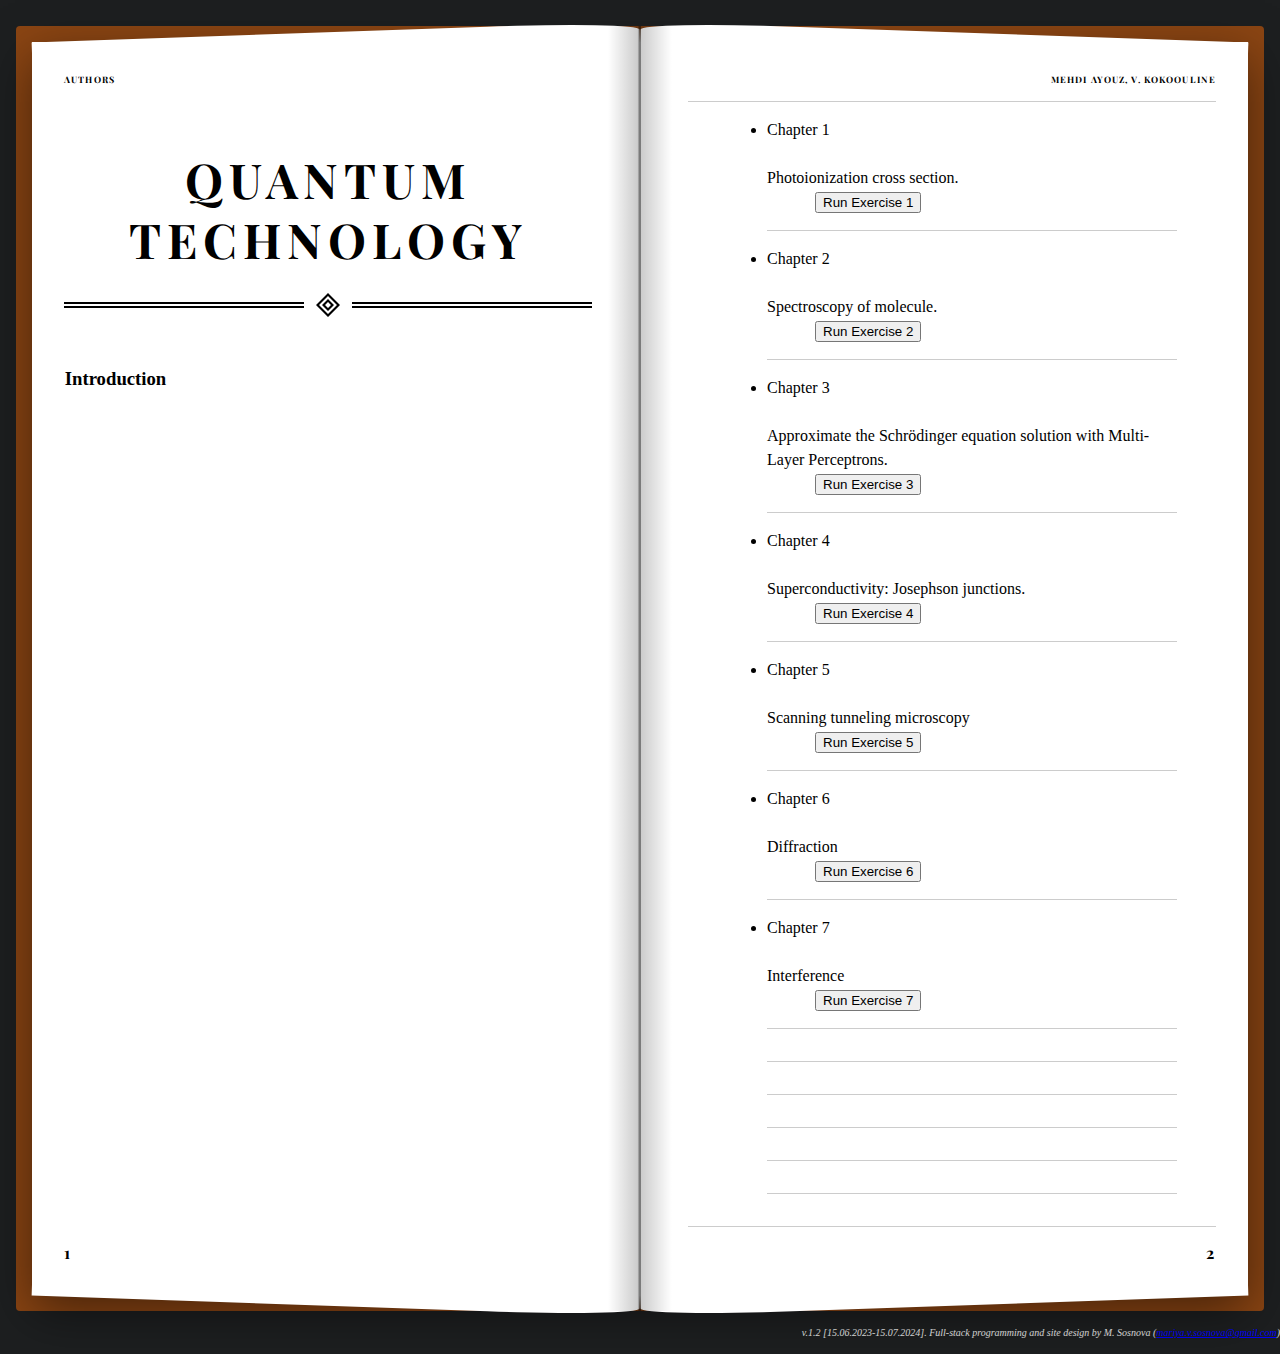
<file: html/index.html>
<!doctype html>
<html>
<head>
	<meta charset="utf-8"/>
	<meta name="description" content="The course 'Quantum technology'">
	<meta name="keywords" content="Quantum technology">


<!-- Add a picture when sharing a link from a website -->
	<meta name="viewport" content="width=device-width, initial-scale=1.0, shrink-to-fit=no">
	<meta property="og:title" content="Quantum technology">
	<meta property="og:description" content="">
	<meta property="og:image" content="quantum-computing.png">
	<meta property="og:url" content="qtechedu.centralesupelec.fr">


	<title>Quantum technology</title>

<!-- Global site tag (gtag.js) - Google Analytics -->
	<!-- <script async src="https://www.googletagmanager.com/gtag/js?id=UA-160626805-1"></script>
	<script>
	window.dataLayer = window.dataLayer || [];
	function gtag(){dataLayer.push(arguments);}
	gtag('js', new Date());

	gtag('config', 'UA-160626805-1');
	</script> -->
	
	<link href="css/book1.css" rel="stylesheet" type="text/css" media="all">
	<link href="css/author.css" rel="stylesheet" type="text/css" media="all">
</head>
<body lang=EN link=blue vlink=purple>	
<!-- <script async src="js/mathjax/MathJax.js?config=TeX-MML-AM_SVG-full"></script>

	<script type="text/x-mathjax-config">
	MathJax.Hub.Config({
		CommonHTML: {scale: 100},
		SVG: { scale: 100},
		matchFontHeight: true,
		showMathMenu: false,
		showMathMenuMSIE: false,
	});
	</script> -->
	
<script src="js/jquery.js"></script>
<script src="js/jquery.blockUI.2.70.js" type="text/javascript"></script>
<!-- <div id="DropdownLanguageMenu" class="dropdown-content">
	<a href="index.html"><img src="img/United-States.png" title="English"/></a>
	<a href="index_FR.html"><img src="img/France.png" title="Française"/></a>
</div> -->
<div id="wrapper">
	<div id="container">
		<section class="open-book">
			<header>
				<a href="../EN/Contacts.html" ><h1>Authors</h1></a>
				<a href="../EN/Contacts.html" ><h6>Mehdi Ayouz, V. Kokoouline</h6></a>
			</header>
			<article>
				<h2 class="chapter-title">Quantum Technology</h2>
				<a href="introduction.html"><h3>Introduction</h3></a>
				<br><dl>
							<!-- <dt><strong>Programs&bull;of&bull;chapters</strong></dt> -->
				<ul>
					<li>
						<dt>Chapter 1</dt><br>Photoionization cross section.<br>
						<p style "{ margin-left: 40px; }">
						<input type="button" id="script1" name="scriptbutton" value="Run Exercise 1" onclick="window.location.href='EN/ex1.html'">
						</p>
					</li>
					<dl>
					<li>
						<dt>Chapter 2 </dt><br>Spectroscopy of molecule.<br>
						<p style "{ margin-left: 40px; }">
						<input type="button" id="script1" name="scriptbutton" value="Run Exercise 2" onclick="window.location.href='EN/ex2.html'">
						</p>
					</li>
					<dl>
					<li>
						<dt>Chapter 3</dt><br>Approximate the Schrödinger equation solution with Multi-Layer Perceptrons.<br>
						<p style "{ margin-left: 40px; }">
						<input type="button" id="script1" name="scriptbutton" value="Run Exercise 3" onclick="window.location.href='EN/ex3.html'">
						</p>

					</li>
					<dl>

					<li>
						<dt>Chapter 4</dt><br>Superconductivity: Josephson junctions.<br>
						<p style "{ margin-left: 40px; }">
						<input type="button" id="script1" name="scriptbutton" value="Run Exercise 4" onclick="window.location.href='EN/ex4.html'">
						</p>
					</li>
					<dl>

					<li>
						<dt>Chapter 5 </dt>	<br>Scanning tunneling microscopy <br>
						<p style "{ margin-left: 40px; }">
						<input type="button" id="script1" name="scriptbutton" value="Run Exercise 5" onclick="window.location.href='EN/ex5.html'">
						</p>
					</li>
					<dl>

					<li>
						<dt>Chapter 6 </dt>	<br>Diffraction <br>
						<p style "{ margin-left: 40px; }">
						<input type="button" id="script1" name="scriptbutton" value="Run Exercise 6" onclick="window.location.href='EN/ex6.html'">
						</p>
					</li>
					<dl>
					<li>
						<dt>Chapter 7 </dt>	<br>Interference <br>
						<p style "{ margin-left: 40px; }">
						<input type="button" id="script1" name="scriptbutton" value="Run Exercise 7" onclick="window.location.href='EN/ex7.html'">
						</p>
					</li>
				</ul>
			</article>
			<footer>
				<ol id="page-numbers">
					<li>1</li>
					<li>2</li>
				</ol>
			</footer>
		</section>

	</div>
	<p class="author"> v.1.2 [15.06.2023-15.07.2024]. Full-stack programming and site design by M. Sosnova (<a href="mailto:mariya.v.sosnova@gmail.com?subject=The%20mail%20to%20M%20Sosnova">mariya.v.sosnova@gmail.com</a>)<p>
</div>
</body>
</html>
</file>
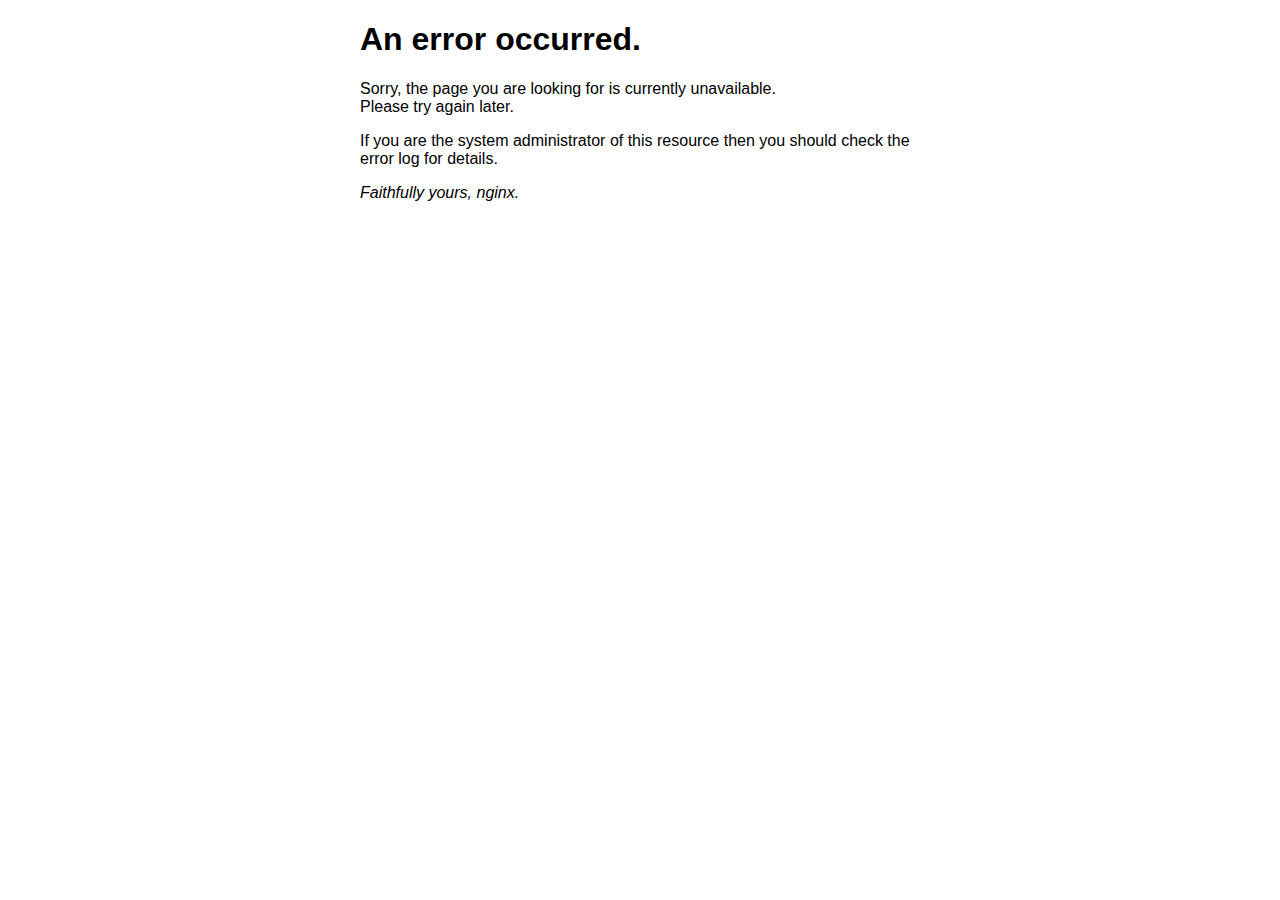
<file: html/50x.html>
<!DOCTYPE html>
<html>
<head>
<title>Error</title>
<style>
    body {
        width: 35em;
        margin: 0 auto;
        font-family: Tahoma, Verdana, Arial, sans-serif;
    }
</style>
</head>
<body>
<h1>An error occurred.</h1>
<p>Sorry, the page you are looking for is currently unavailable.<br/>
Please try again later.</p>
<p>If you are the system administrator of this resource then you should check
the error log for details.</p>
<p><em>Faithfully yours, nginx.</em></p>
</body>
</html>
</file>
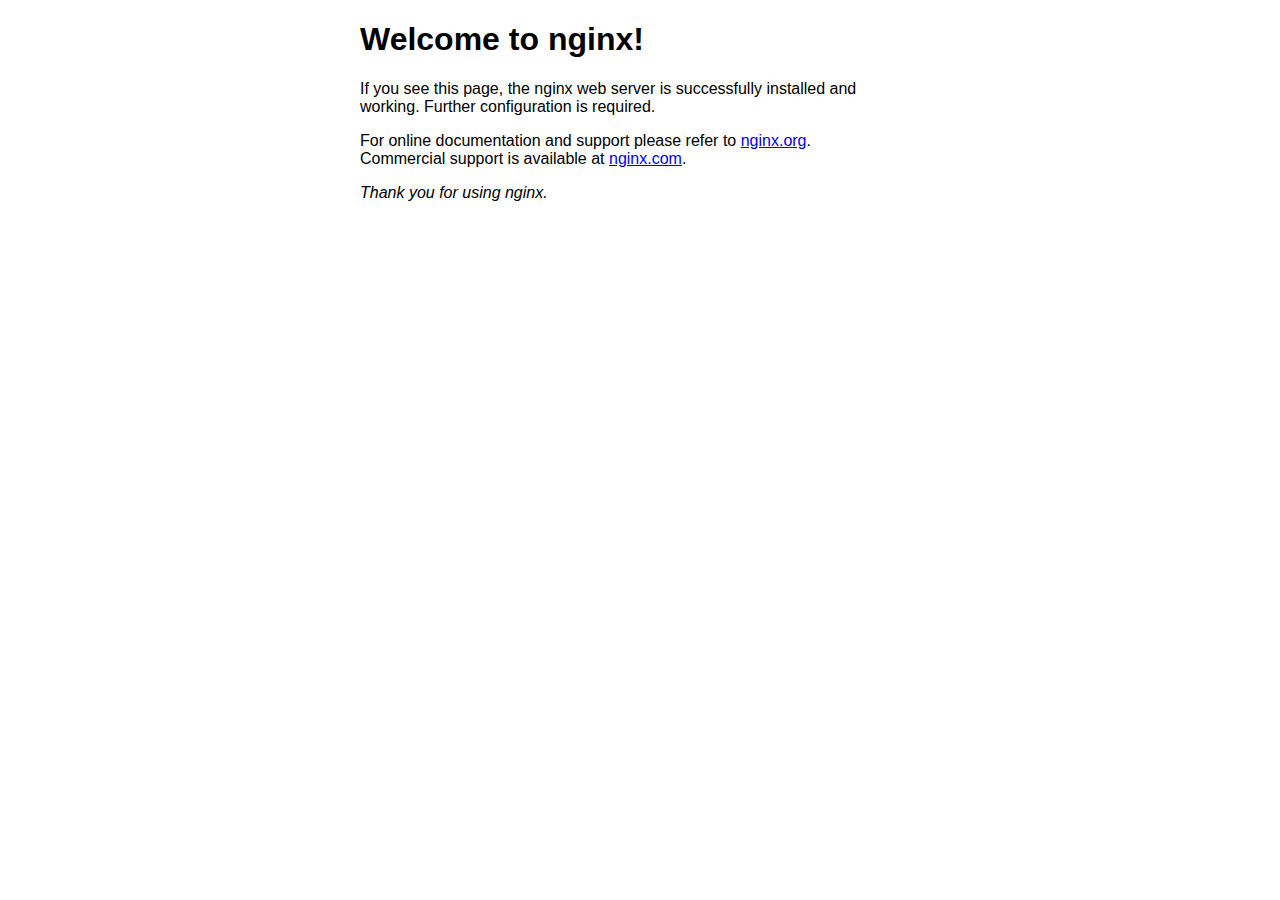
<file: html/index.html.default.html>
<!DOCTYPE html>
<html>
<head>
<title>Welcome to nginx!</title>
<style>
    body {
        width: 35em;
        margin: 0 auto;
        font-family: Tahoma, Verdana, Arial, sans-serif;
    }
</style>
</head>
<body>
<h1>Welcome to nginx!</h1>
<p>If you see this page, the nginx web server is successfully installed and
working. Further configuration is required.</p>

<p>For online documentation and support please refer to
<a href="http://nginx.org/">nginx.org</a>.<br/>
Commercial support is available at
<a href="http://nginx.com/">nginx.com</a>.</p>

<p><em>Thank you for using nginx.</em></p>
</body>
</html>
</file>
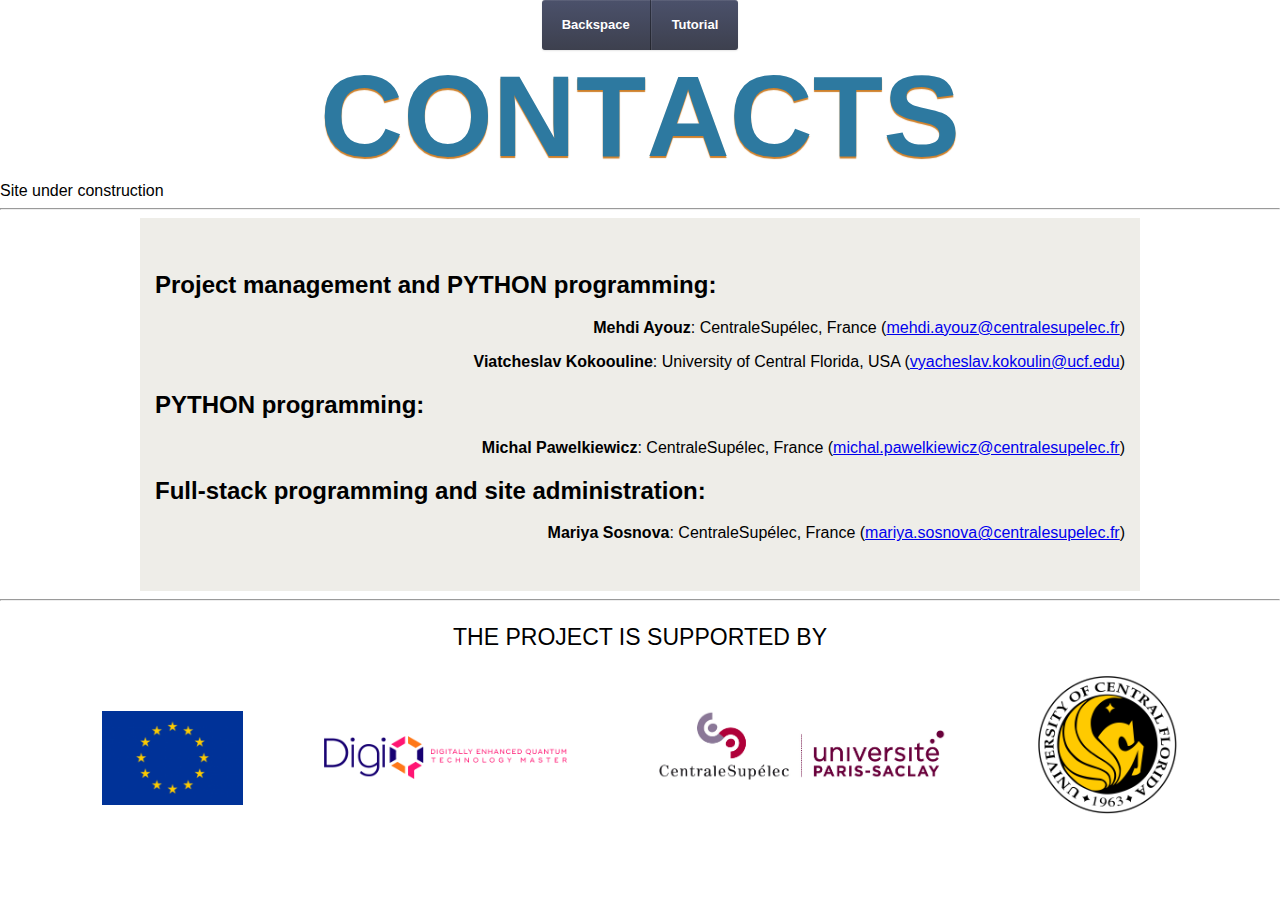
<file: html/EN/Contacts.html>
<!DOCTYPE html>
<html lang="en">
<head>
	<meta charset="utf-8"/>
	<meta name="viewport" content="width=device-width, initial-scale=1, shrink-to-fit=no">
	<meta name="description" content="Contacts">
	<meta name="keywords" content="Contact Inforation">
	<title>Contacts</title>

<!-- Global site tag (gtag.js) - Google Analytics -->
	<script async src="https://www.googletagmanager.com/gtag/js?id=UA-160626805-1"></script>
	<script>
		window.dataLayer = window.dataLayer || [];
		function gtag(){dataLayer.push(arguments);}
		gtag('js', new Date());

		gtag('config', 'UA-160626805-1');
		</script>
		
	<link href="../css/QMexercise.css" rel="stylesheet" type="text/css" media="all">
	<link href="../css/dropmenu.css" rel="stylesheet" type="text/css" media="all">
	<link href="../css/author.css" rel="stylesheet" type="text/css" media="all">
	<link href="../css/slideshow1.css" rel="stylesheet" type="text/css" media="all">
	<link href="../css/qtitle.css" rel="stylesheet" type="text/css" media="all">
	<link href="../css/tooltip.css" rel="stylesheet" type="text/css" media="all">
	

</head>
	
<ul id="menu">
	<li><a href="javascript:goBack()">Backspace</a></li>
	<li>
	<li><a href="../EN/tutorial1.html">Tutorial</a></li>
</ul>
<script>
    function goBack() {
        window.history.back();
    }
</script>


<div class="divtitle">
	<a href="..//index.html" title="Back to content" style="text-decoration:none;">
		<div class="movingtitle">
			<span>C</span>
			<span>O</span>
			<span>N</span>
			<span>T</span>
			<span>A</span>
			<span>C</span>
			<span>T</span>
			<span>S</span>
		</div>
	</a>
</div>
Site under construction
<hr>
<!-- yellow background -->
	<div class="All">
		<br>

			<div>
				<h2 class="chapter-title">Project management and PYTHON programming:</h2>
					<p style="text-align: right;"><b>Mehdi Ayouz</b>: CentraleSupélec, France (<a href="mailto:mehdi.ayouz@centralesupelec.fr?subject=The%20mail%20to%20M%20Ayouz">mehdi.ayouz@centralesupelec.fr</a>)</p>
					<p style="text-align: right;"><b>Viatcheslav Kokoouline</b>: University of Central Florida, USA (<a href="mailto:vyacheslav.kokoulin@ucf.edu?subject=The%20mail%20to%20V%20Kokoouline">vyacheslav.kokoulin@ucf.edu</a>)</p> 
				<h2 class="chapter-title">PYTHON programming:</h2>
					<p style="text-align: right;"><b>Michal Pawelkiewicz</b>: CentraleSupélec, France (<a href="mailto:michal.pawelkiewicz@centralesupelec.fr?subject=The%20mail%20to%20M%Pawelkiewicz">michal.pawelkiewicz@centralesupelec.fr</a>)</p> 

				<h2 class="chapter-title">Full-stack programming and site administration:</h2>
					<p style="text-align: right;"><b>Mariya Sosnova</b>: CentraleSupélec, France (<a href="mailto:mariya.sosnova@centralesupelec.fr?subject=The%20mai%20to%20V.%20Sosnova">mariya.sosnova@centralesupelec.fr</a>)</p>

			</div>
			
		<br>
	</div>

	<hr>
	<p style="text-align:center;font-size:1.8vw">THE PROJECT IS SUPPORTED BY</p>
	<div class="logos-container">

		<div style="display: inline-block; width:15%; padding-left: 1%; padding-right: 3%;">
			<img alt="Euflag.png logo" src="../img/euflag.png" width="100%" style="vertical-align:middle"/>
		</div>

		<div style="display: inline-block; width:25%; padding-left: 3%; padding-right: 3%;">
			<a href="https://www.digiq.eu/">
				<img alt="Digiq logo" src="../img/digiqLogo.png" width="100%" style="vertical-align:middle"/>
			</a>
		</div>	

		<div style="display: inline-block; width:30%; padding-left: 3%; padding-right: 3%;padding-bottom: 2%;">
			<a href="http://www.centralesupelec.fr">
				<img alt="CentraleSupelec logo" src="../img/CentraleSupelec RVB UPSaclay.png" width="100%" style="vertical-align:middle"/>
			</a>
		</div>
		<div style="display: inline-block; width:15%; padding-left: 3%;padding-right: 1%; padding-bottom: 2%;">
			<a href="http://www.ucf.edu">
				<img alt="University of Central Florida logo" src="../img/1200px-University_of_Central_Florida_seal.svg.png" width="100%" style="vertical-align:middle"/>
			</a>
		</div>

	</div>	
</body>
</html>
</file>
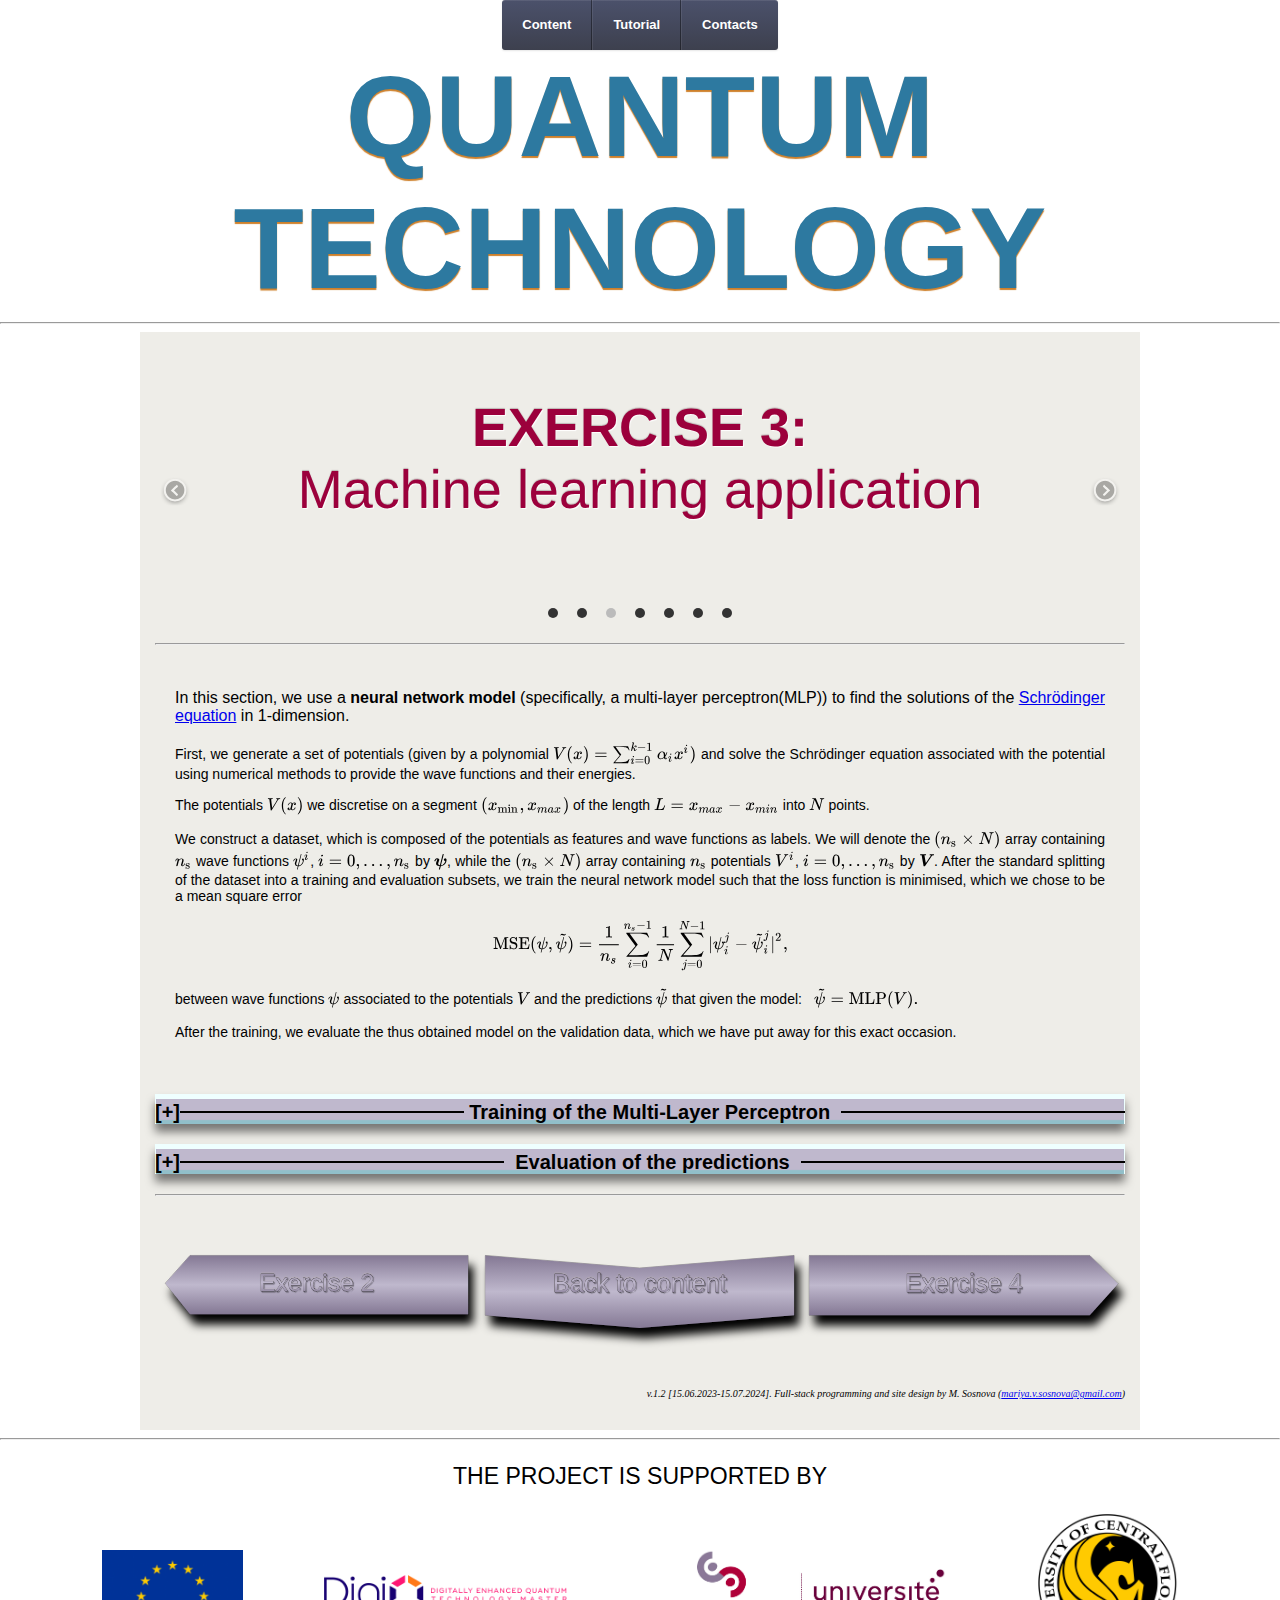
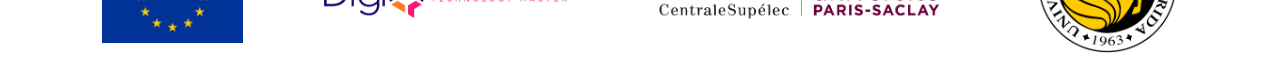
<file: html/EN/ex3.html>
<!DOCTYPE html>
<html lang="en">
<head>
	<meta charset="utf-8"/>
	<meta name="viewport" content="width=device-width, initial-scale=1, shrink-to-fit=no">
	<meta name="keywords" content="Quantum technology">
	<title>Chapter 3 - Approximation of the Schrödinger equation solution with Multi-Layer Perceptrons</title>

<!-- Global site tag (gtag.js) - Google Analytics -->
	<!-- <script async src="https://www.googletagmanager.com/gtag/js?id=UA-160626805-1"></script> -->
	<!-- <script>
		window.dataLayer = window.dataLayer || [];
		function gtag(){dataLayer.push(arguments);}
		gtag('js', new Date());
		gtag('config', 'UA-160626805-1');
	</script> -->
		
	<link href="../css/QMexercise.css" rel="stylesheet" type="text/css" media="all">
	<link href="../css/dropmenu.css" rel="stylesheet" type="text/css" media="all">
	<link href="../css/author.css" rel="stylesheet" type="text/css" media="all">
	<link href="../css/slideshow1.css" rel="stylesheet" type="text/css" media="all">
	<link href="../css/qtitle.css" rel="stylesheet" type="text/css" media="all">
	<link href="../css/tooltip.css" rel="stylesheet" type="text/css" media="all">
	<link href="../css/modal.css" rel="stylesheet" type="text/css" media="all">
	<script src="../js/getFiles.js"></script>
	<script src="../js/jquery.js"></script>
	<script src="../js/jquery.blockUI.2.70.js" type="text/javascript"></script>
	<script src="../js/plotly.min.js"></script>
	<script src="../js/ServerUpdate.js" type="text/javascript"></script>
	<script src="../js/ServerUpdate3.js" type="text/javascript"></script>
	<script src="../js/common.js" type="text/javascript"></script>
	<script src="../js/Figures3.js" type="text/javascript"></script>
</head>

<body onload="runOnce(0)" lang=EN>
<script src="../js/chapitre3.js" type="text/javascript"></script>
<script src="../js/save_json_data.js" type="text/javascript"></script>
<script async src="../js/mathjax/MathJax.js?config=TeX-MML-AM_SVG-full"></script>


	<script type="text/x-mathjax-config">
		MathJax.Hub.Config({
		CommonHTML: {scale: 100},
		SVG: { scale: 100},
		matchFontHeight: true,
		showMathMenu: false,
		showMathMenuMSIE: false,
	});
	</script>
	
	<ul id="menu">
		<li><a href="../index.html">Content</a></li>
		<li>
		<li><a href="../EN/tutorial1.html">Tutorial</a></li>

		<li><a href="../EN/Contacts.html">Contacts</a></li>
	</ul>
<div class="divtitle">
	<a href="..//index.html" title="Back to content" style="text-decoration:none;">
	<div class="movingtitle">
		<span>Q</span>
		<span>U</span>
		<span>A</span>
		<span>N</span>
		<span>T</span>
		<span>U</span>
		<span>M</span>
		<br>
		<span>T</span>
		<span>E</span>
		<span>C</span>
		<span>H</span>
		<span>N</span>
		<span>O</span>
		<span>L</span>
		<span>O</span>
		<span>G</span>
		<span>Y</span>
	</div>
	</a>
</div>
<hr>

<!-- yellow background -->
<div class="All">
	<div class="title2" style="height:32vmin;height:43vm;position:relative;overflow:hidden;" onmouseleave="updateSlides()">
		<div class="slideshow-container">
			<div class="zeroSlide">
				<a href="../EN/ex1.html">
					<b>EXERCISE 1:</b> <br> Photoionization cross section
				</a>
			</div>
	
			<div class="zeroSlide" >
				<a href="../EN/ex2.html">
					<b>EXERCISE 2:</b> <br> Spectroscopy of molecule
				</a>
			</div>

			<div class="zeroSlide" style="display:block;">
				<a href="#" style="pointer-events: none;">
					<b>EXERCISE 3:</b> <br> Machine learning application 
				</a>
			</div>

			<div class="zeroSlide">
				<a href="../EN/ex4.html">
					<b>EXERCISE 4:</b> <br> Superconductivity: <br> Josephson junctions
				</a>
			</div>

			<div class="zeroSlide">
				<a href="../EN/ex5.html">
					<b>EXERCISE 5:</b> <br> Scanning tunneling microscopy
				</a>
			</div>

			<div class="zeroSlide">
				<a href="../EN/ex6.html">
					<b>EXERCISE 6:</b> <br> Diffraction
				</a>
			</div>	

			<div class="zeroSlide">
				<a href="../EN/ex7.html">
					<b>EXERCISE 7:</b> <br> Interferance
				</a>
			</div>

		</div>

		<br>
		<a class="prev" onclick="slideIndex--;showSlides();" style="position:absolute;left:5px;top:45%;z-index:99">
			<img alt="Back" style="border-style:none" src="../img/carousel_back.png" title="Previous exercise">
		</a>
		<a class="next" onclick="slideIndex++;showSlides();" style="position:absolute;right:5px;top:45%;z-index:99">
			<img alt="Next" style="border-style:none" src="../img/carousel_next.png" title="Next exercise">
		</a>
		<div style="display: block;text-align: center;position:absolute;width:100%;bottom:5px;z-index:99">
		<span class="dot" onclick="slideIndex = 0; showSlides();" title="EXERCISE 1"></span>
		<span class="dot" onclick="slideIndex = 1; showSlides();" title="EXERCISE 2"></span>
		<span class="dot active" onclick="slideIndex = 2; showSlides();" title="EXERCISE 3"></span>
		<span class="dot" onclick="slideIndex = 3; showSlides();" title="EXERCISE 4"></span>
		<span class="dot" onclick="slideIndex = 4; showSlides();" title="EXERCISE 5"></span>
		<span class="dot" onclick="slideIndex = 5; showSlides();" title="EXERCISE 6"></span>
		<span class="dot" onclick="slideIndex = 6; showSlides();" title="EXERCISE 7"></span>

		</div>
	</div>
	<script>
	var slideIndex =  2 ;
	var prev_slideIndex =  slideIndex;
	function showSlides() {
		var slides = document.getElementsByClassName("zeroSlide");
		var dots = document.getElementsByClassName("dot");
		for (var i = 0; i < slides.length; i++) slides[i].style.display = "none";
		for (var i = 0; i < dots.length; i++) dots[i].className = dots[i].className.replace(" active", "");

		slides[prev_slideIndex].offsetHeight; /* trigger reflow */
		if(prev_slideIndex<slideIndex){
			if (slideIndex > slides.length-1) slideIndex = 0;
			slides[prev_slideIndex].style.left='-100%';
			slides[slideIndex].style.left='0%';
			slides[prev_slideIndex].style.animation=slides[slideIndex].style.animation='caroussel 1.5s';
		}else{
			if (slideIndex < 0) slideIndex = slides.length-1;
			slides[prev_slideIndex].style.left='100%';
			slides[slideIndex].style.left='0%';
			slides[prev_slideIndex].style.animation=slides[slideIndex].style.animation='caroussel_back 1.5s';
		}
		slides[prev_slideIndex].style.display='block';
		prev_slideIndex =  slideIndex;
					
		slides[slideIndex].style.display = "block";
		dots[slideIndex].className += " active";
	}
	function updateSlides() {
		if(slideIndex!= 2 ){
			slideIndex= 2 ;
			showSlides();
		}
	}
	</script>
	<hr>
	<!-- introduction -->
		<div class="formula-container">
			<form id="Form5">
				<p>	In this section, we use a<b> neural network model</b> (specifically, a multi-layer perceptron(MLP)) to find the solutions of the <a href="#" id="showInfo">Schrödinger equation</a> in 1-dimension.</p>
				<!-- <script>	$("#showInfo").click(function(){$(this).data('clicked', true);	});	</script>	 -->

				<div id="infoSection" style="display: none;">
					<br> <hr>
					<p>	The Schrödinger equation uses a wave function \(\psi:\mathbb{R}^d\to\mathbb{R}^m\) to characterize the quantum particle. The steady-state equation with constant energy \(E\) reads:

						$$-\frac{\boldsymbol{\Sigma}_m(\boldsymbol{x})}{2}\boldsymbol{\Delta\psi}(\boldsymbol{x})+\mathbb{V}(\boldsymbol{x})\boldsymbol{\psi}(\boldsymbol{x})=\mathbb{E}\boldsymbol{\psi}(\boldsymbol{x})$$

						where \(\boldsymbol{\Delta\psi}\) is the Laplacian operator, \(\mathbb{V}(\boldsymbol{x})\) potential field and  \(\boldsymbol{\Sigma}_m\in R^{d\times d}\) a positive definite matrix representing the inverse mass matrix of the particle. 
						<ul>
							<li>Kinetic energy of the particle: \(-\frac{\boldsymbol{\Sigma}_m(\boldsymbol{x})}{2}\boldsymbol{\Delta\psi}(\boldsymbol{x})\)</li> 
							<li>Potential energy of the particle \(\mathbb{V}(\boldsymbol{x})\boldsymbol{\psi}(\boldsymbol{x})\)</li>
						</ul>
					</p>
			
					<p>
						The left hand side of the steady-state Schrödinger equation is the application of an Hermitian operator \( \hat{\mathbb{H}}\) on \(\boldsymbol{\psi}(\boldsymbol{x})\), i.e. \(\hat{\mathbb{H}}\boldsymbol{\psi}=\mathbb{E}\boldsymbol{\psi}\).
					</p>
					<p>
						Therefore, the Hermitian operator \(\hat{\mathbb{H}}\) provides a complete set of real \(\textbf{eigenstates}\) \(\boldsymbol{\tilde\psi}_i(\boldsymbol{x})\) according to the following equations:
						$$\hat{\mathbb{H}}\boldsymbol{\tilde\psi}_i(\boldsymbol{x})=\mathbb{E}_i\boldsymbol{\tilde\psi}_i \int_{\mathbb{R}^d}\langle\boldsymbol{\tilde\psi}_i(\boldsymbol{x})\vert\boldsymbol{\tilde\psi}_j(\boldsymbol{x})\rangle d\boldsymbol{x}=\delta_{ij}$$

						with \(\mathbb{M}=\mathbb{I}\).
					</p>

					<p>	Each eigenstate is associated to an \(\textbf{eigen-energy }\)\(E_i\).</p>
					<p>
						The standard equation (in physics) of a one-dimensional
						harmonic oscillator is written as follows:

						$$-\frac{1}{2m}\Delta \psi(x) +\frac{1}{2}mx^2\omega^2\psi(x)=E\psi(x)$$

						with \(\hat{H}(\cdot)=-\frac{1}{2m}\Delta(\cdot) +\frac{1}{2}mx^2\omega^2(\cdot)\).
					</p>			
					
					<button id="closeInfo">Close</button>
					
					
					<hr>
				</div>
				
				<div style="font-size: 14px"> 
					<p>First, we generate a set of potentials (given by a polynomial \(V(x) = \sum_{i=0}^{k-1} \alpha_i x^i)\) and solve the Schrödinger equation associated 
						with the potential using numerical methods to provide the wave functions and their energies.</p>
					
					<p>The potentials \(V(x)\) we discretise on a segment \((x_\text{min}, x_{max})\) of the length \(L = x_{max} - x_{min}\) into \(N\) points.</p>
					
					<p>We construct a dataset, which is composed of the potentials as features and wave functions as labels. 
						
						We will denote the \((n_\text{s} \times N)\) array containing \(n_\text{s}\) wave functions 
						\(\psi^i\), \(i=0,\ldots,n_\text{s}\) by \(\boldsymbol{\psi}\), while the \((n_\text{s} \times N)\) 
						array containing \(n_\text{s}\) potentials \(V^i\), \(i=0,\ldots,n_\text{s}\) by \(\boldsymbol{V}\).
						
						After the standard splitting of the dataset into a training and evaluation subsets, 
						we train the neural network model such that the loss function is minimised, which we chose to be a mean square error 					
						$$\text{MSE}(\psi,\tilde \psi) = \frac{1}{n_s} \sum_{i=0}^{n_s-1} \frac{1}{N} \sum_{j=0}^{N-1}|\psi_i^j-\tilde \psi_i^j|^2,$$
					
						between wave functions \(\psi\) associated to the potentials \(V\) and the predictions \(\tilde\psi\) 
						that given the model: &nbsp;
					
						 \(\tilde \psi = \text{MLP}(V) .\)
					</p>
					
					<p> After the training, we evaluate the thus obtained model on the validation data, which we have put away for this exact occasion.</p>		
				</div>

	<!-- here -->
			</form>
		</div>


<!-- drop down section / Potential energy 1-->
	<div class="hdiv" id="aDIV10full">	
		<div class="hdivtitle" onclick="HideDiv4('aDIV10','aDIV10full','aDIV10blink')">		
			<div id="aDIV10blink" class="OpenSymbol-hr4">[+]</div>		
			<div class="Text-hr4">&nbsp;Training of the Multi-Layer Perceptron &nbsp;</div>	
		</div>	

		<!-- data entry, plotting (gray background) -->
		<span id="aDIV10" hidden>
			<section class="SimFrame" style="font-size: 13px"> 
				<div class="lpaneleq">
					<h4>Choose parameters for generation of the dataset: </h4>
					<ul style="padding-inline-start: 20px;"> 
						<li> 
							<span style="white-space: nowrap;">\(x_{min}=\)&nbsp<input type="text" class="numinput" autofocus required="required" maxlength="2" id="var_x_min" placeholder="-8" value="-8" size="2" title="Minumum x for determining the potential V(x): [-10, 0]"></span>, 
							<span style="white-space: nowrap;">\(x_{max}=\)&nbsp<input type="text" class="numinput" autofocus required="required" maxlength="2" id="var_x_max" placeholder="8" value="8" size="2" title="Maximum x for determining the potential V(x): [0, 10]"></span>
							- defines the domain \(\mathcal{D}=[x_{min}, x_{max}]\) of the potential \(V(x), x\in D\);<br><br>
						</li>
						<li> 
							<span style="white-space: nowrap;">\(m = \)<input type="text" class="numinput" autofocus required="required" maxlength="4" id="var_mass" placeholder="1" value="1" size="2" title="Mass in a.u." readonly></span>;
							<p class="disabledMessage">Input disabled for this field</p><br><br>

						</li>
						<li> 
							<span style="white-space: nowrap;">\(n_{state}=\)&nbsp<input type="text" class="numinput" autofocus required="required" maxlength="2" id="var_n_state" placeholder="1" value="1" size="2" title="Counts from the ground state n=0 upwards with growing energy"></span>
							- the \(n^{th}\) excited state of the Schrödinger equation;<br><br> 
						</li>
						<li> 
							<span style="white-space: nowrap;">\(N=\)&nbsp<input type="text" class="numinput" autofocus required="required" maxlength="3" id="var_n" placeholder="200" value="200" size="3" title="Higher value N corresponds to more precise numerical solution of the Schrödinger equation"></span>
							- the amount of points into which we divide the domain \(\mathcal{D}\);<br><br>
						</li>
						<li> 
							<span style="white-space: nowrap;">\(n_{s}=\)&nbsp<input type="text" class="numinput" autofocus required="required" maxlength="4" id="var_n_samples" placeholder="5000" value="5000" size="4" title="The sample is characterized by: potential, wave function and energy"></span>
							- the number of samples in the dataset;<br><br>
						</li>
						<li>
							<span style="white-space: nowrap;">\(N_{s}=\)&nbsp<input type="text" class="numinput" autofocus required="required" maxlength="2" id="var_n_samples_print" placeholder="5" value="5" size="2" title="Attention! It is recommended to take no more than 10 samples"></span>
							- the number of samples for which the generated data will be displayed;<br><br>
						</li>
					</ul>
				</div>	
				<div class="rpaneleq">
					<h4>Generation the values of \(\alpha\):</h4>
					<form id="Form1">
						<p style="padding-inline-start: 10px;">
							\(\alpha^\text{min}\), \(\alpha^\text{max}\) - <!--the arrays \(\{\alpha^\text{min}_i \}_{i=0}^{k-1}\) and \(\{\alpha^\text{max}_i \}_{i=0}^{k-1}\)--> determine the lower and upper bounds
							for the parameters \(\{ \alpha_{i, n_s} \}_{i=0}^{k-1}\) of the potential \(V_{n_s}(x) = \sum_{i=0}^{k-1} \alpha_{i, n_s} x^i \), where
							$$ \alpha^\text{min}_{i} \leq \alpha_{i, n_s} \leq \alpha^\text{max}_{i}, \qquad i=0,\ldots,k-1, (k = 5).$$
					
						</p>
					</form>
				</div>		
				<div class="rpaneleq">
					<h4>For training of the Multi-Layer Perception</h4>
					
					have to define the hyper-parameters of the neural network model:			
							
						<ul style="padding-inline-start: 20px;">
							<li><span style="white-space: nowrap;">\(learning\&nbsp;rate=\)&nbsp<input type="text" class="numinput" autofocus required="required" maxlength="6" id="var_lerning_rate" placeholder="0.0005" value="0.0005" size="6" title="The weight of gradients when updating the parameters of the machine learning model (the speed of the model learning). Too small learning rate can cause the learning process to converge slowly and therefre take too many iterations to learn the optimal parameters - too large values on the other hand may cause that the the model continuously 'overshoots' the minimum and never converges to the optimal parameters. The suitable learning rates can range between 10e-7 to 0.1."></span>;</li>
							<li><span style="white-space: nowrap;">\(training\&nbsp;iteration=\)&nbsp<input type="text" class="numinput" autofocus required="required" maxlength="3" id="var_training_iter" placeholder="100" value="100" size="3" title="The number of training iterations (epochs)."></span>;</li>
							<li><span style="white-space: nowrap;">\(batch\&nbsp;size=\)&nbsp<input type="text" class="numinput" autofocus required="required" maxlength="2" id="var_batch_size" placeholder="64" value="64" size="2" title="The number of samples for which the gradient is computed simultaneously during the gradient descent procedure."></span>.</li>
						</ul>
				</div>	
				
			<div class="lpanel">
					<div id="resultFig1" style="max-width: 500px; max-height: 400px;"></div>	
					<p align="justify">
						<input type="checkbox" id="var_WF_1" onclick="plotFig1('resultFig1')" title="Check this to show Wave Functions" checked>
						<label for="var_WF_1">Show Wave Functions</label>	
						<br><input type="checkbox" id="var_E_1" onclick="plotFig1('resultFig1')" title="Check this to show Energies" checked>
						<label for="var_E_1">Show Energies</label>	<br>	
					</p>	
				</div>
				<div class="rpanelloss">
					<div id="resultFig1_a" style="max-width: 500px; max-height: 250px;"></div>	
					<br>
					<span id="table_alpha" style="max-width: 500px;"></span>
				</div>	
				<div class="center-buttons">
					<div class="centrebutt" >
						<form id="Form2">	
							<input class="Abutton" type="submit" id="submitdata" value="Run calculation / Update" style="max-width:200px;width:100%; margin: 10px;"/>	
							<input class="Abutton" type="submit" id="defaultdata1" name="defaultdata1" value="Reset to default" style="max-width:200px;width:100%;"/>	
							<script>	$("#defaultdata1").click(function(){$(this).data('clicked', true);	});	</script>	
							<!-- <script>	$("#submitdata").click(function(){$(this).data('clicked', true);	});	</script>	 -->
						</form>
					</div>
				</div>
				<div style="clear:both;"></div><span class="blink_text" id="txt_SimulationTime"></span>
			</section>
		</span>
	</div>		

<!-- drop down section / Evaluation of the predictions -->

	<div class="hdiv" id="aDIV3full">	
		<div class="hdivtitle" onclick="HideDiv4('aDIV3','aDIV3full','aDIV3blink')">		
			<div id="aDIV3blink" class="OpenSymbol-hr4">[+]</div>		
			<div class="Text-hr4">&nbsp;&nbsp;Evaluation of the predictions&nbsp;&nbsp;</div>	
		</div>

		<span id="aDIV3" hidden>
			<section class="SimFrame">

				<form id="Form4">
					<div class="divTop">
						<p>In this section, we plot a target wave function with a corresponding predicted wave function 
							for selected potential type
							<select id="var_Pot_Type" title="This is the profile of the potential well" 
								onchange="SetPotentialProfile();updateFigs();update_Data()">	
								<option value="0">Polynomial potential	
								<option value="1">Harmonic oscillator
								<option value="2">Morse potential
							</select> 	
							and the number of the sample
							<select id="N_sampl" title="Selection a sample for plotting "  onchange="SetNsample();plotFig2('resultFig2');">	</select>.

						</p>
					</div>
					<!-- Rendering is different and depends on the type of potential -->
				
					<div class="lpanel">	
														
						<div id="resultFig2" style="max-width: 500px; max-height: 400px;"></div>
						<input class="Abutton" type="submit" id="submitdata" onclick="save_data3('WF');" value="Save current data" style="max-width:500px;width:100%"/>								
					</div>

					<div class="rpanel">
						<div> 
							 \(\text{MSE} \) <span id="span_MSE"></span> 
						</div>

						<div id="polynomialPotential" class="divTop">
							<p> 
								<!-- For the polynomial potentials -->		
								<span id="polynomial_Equation"></span>								
							</p>							
							<p><span id="table_alpha2"></span></p>
						</div>			
						<div id="harmonicOscillator" class="divTop" style="display: none;">
							<!-- Content specific to Harmonic oscillator -->
							<p> 
								<!-- For harmonic oscillator the potential is determined from -->
								<span id="ho_Equation"></span>
							</p>
							<div> 
								\(\omega \) <span id="span_omega"></span> 
						   </div>
						</div>			
						<div id="morsePotential" class="divTop" style="display: none;">
							<!-- Content specific to Morse potential -->
							<p>
								<span id="morse_Equation"></span>
							</p>
						</div>	
						
						<p align="justify">
							<input type="checkbox" id="var_WF_2" onclick="plotFig2('resultFig2')" title="Check this to show Wave Functions" checked>
							<label for="var_WF_2">Show Wave Functions</label>	
							<!-- <br><input type="checkbox" id="var_E_1" onclick="plotFig2('resultFig2')" title="Check this to show Energies" checked>
							<label for="var_E_1">Show Energies</label> -->
							<br><input type="checkbox" id="var_E_2" onclick="plotFig2('resultFig2')" title="Check this to show Energies" checked>
							<label for="var_E_2">Show Energies</label>	<br>
						</p>	
					</div>				
			
				</form>	
		
				<div style="clear:both;"></div><span class="blink_text" id="txt_SimulationTime"></span>
				<!-- drop down section / hiding part:Observable -->
			
				<div class="hdiv" id="aDIV5full">
					<div class="hdivtitle" onclick="HideDiv4('aDIV5','aDIV5full','aDIV5blink')">		
						<div id="aDIV5blink" class="OpenSymbol-hr4">[+]</div>		
						<div class="Text-hr4">&nbsp;Observable&nbsp;&nbsp;</div>	
					</div>	
					
					<!-- drop down section / hiding part -->
					<span id="aDIV5" hidden>
						<section class="SimFrame">
	
							<div class="lpanel">		
								<div id="resultFig3" style="max-width: 500px; max-height: 400px;"></div>	
								<input class="Abutton" type="submit" id="submitdata" onclick="save_data3('E');" value="Save current data" style="max-width:500px;width:100%"/>								
							</div>
							<div class="rpanel">
								<div> 
									<p>We use the energy formula to calculate the \(\text{MSE(E)}\) between the energy of the target wave function 
										and the energy of the predicted wave function.</p>
				
									<p> \(\text{MSE(E)} \) <span id="span_MSE_E"></span> </p>
								</div>										
							</div>
							<div style="clear:both;"></div><span class="blink_text" id="txt_SimulationTime"></span>
						</section>	
					</span>
				</div>
						
				
				<!-- rendering is different and depend of the type of potential -->


			</section>	
		</span>
	</div>
			
<!-- ------------------------------------------------------------------------------------------------------------------>

<hr>

	<div class="divbuttons">

		<div class="divbutton">
			<p align="center">
			<svg id="mysvg" viewBox="-2 -4 104 33" onclick="window.location.href='../EN/ex2.html'">
			<path id="SVGstroke"
			 d ="M   9  1
			 L 99  1
			 L 99  20
			 L  9  20
			 L  1  10
			 Z"/>
			<text id="SVGtext" x="50" y="12.5">	Exercise 2</text></svg></p>
		</div>
		<div class="divbutton">
			<p align="center">
				<svg id="mysvg" viewBox="-1 -2 102 29" onclick="window.location.href='../index.html'">

				<defs>
					<linearGradient id="Gradient1" x1="0" x2="0" y1="0" y2="1">
						<stop class="stop1" offset="0%"/>
						<stop class="stop2" offset="50%"/>
						<stop class="stop3" offset="100%"/>
					</linearGradient>
					<linearGradient id="Gradient1-hover" x1="0" x2="0" y1="0" y2="1">
						<stop class="stop1-hover" offset="0%"/>
						<stop class="stop2-hover" offset="65%"/>
						<stop class="stop3-hover" offset="100%"/>
					</linearGradient>
					<linearGradient id="Gradient1-active" x1="0" x2="0" y1="0" y2="1">
						<stop class="stop1-active" offset="0%"/>
						<stop class="stop2-active" offset="50%"/>
						<stop class="stop3-active" offset="100%"/>
					</linearGradient>@tag:notebookLayout
					<filter id="dropshadow" width="120%" height="120%">
						<feGaussianBlur in="SourceAlpha" stdDeviation="5"/>
						<feOffset dx="5" dy="10" result="offsetblur"/>
						<feMerge>
							<feMergeNode/>
							<feMergeNode in="SourceGraphic"/>
						</feMerge>
					</filter>
					<filter id="dropshadow-active" width="120%" height="120%">
						<feGaussianBlur in="SourceAlpha" stdDeviation="1"/>
						<feOffset dx="0" dy="1" result="offsetblur"/>
						<feMerge>
							<feMergeNode/>
							<feMergeNode in="SourceGraphic"/>
						</feMerge>
					</filter>
				</defs>

				<path id="SVGstroke"
				d ="M  1  1
				L 50  5
				L 99  1
				L 99  20
				L 50  24
				L  1  20
				Z"/>
				<text id="SVGtext" x="50" y="12.5"> Back to content</text></svg>
			</p>
		</div>
		<div class="divbutton">
			<p align="center">
				<svg id="mysvg" viewBox="-1 -2 102 29" onclick="window.location.href='../EN/ex4.html'">
				<path id="SVGstroke"
				d ="M  1  1
				L 90  1
				L 99  10
				L 90  20
				L  1  20
				Z"/>
				<text id="SVGtext" x="50" y="12.5">Exercise 4</text></svg>
			</p>
		</div>
	</div>

	<p class="author"> v.1.2 [15.06.2023-15.07.2024]. Full-stack programming and site design by M. Sosnova (<a href="mailto:mariya.v.sosnova@gmail.com?subject=The%20mail%20to%20M%20Sosnova">mariya.v.sosnova@gmail.com</a>)<p>
	</div>
<hr>
<p style="text-align:center;font-size:1.8vw">THE PROJECT IS SUPPORTED BY</p>
	<div class="logos-container">

		<div style="display: inline-block; width:15%; padding-left: 1%; padding-right: 3%;">
			<img alt="Euflag.png logo" src="../img/euflag.png" width="100%" style="vertical-align:middle"/>
		</div>

		<div style="display: inline-block; width:25%; padding-left: 3%; padding-right: 3%;">
			<a href="https://www.digiq.eu/">
				<img alt="Digiq logo" src="../img/digiqLogo.png" width="100%" style="vertical-align:middle"/>
			</a>
		</div>	

		<div style="display: inline-block; width:30%; padding-left: 3%; padding-right: 3%;padding-bottom: 2%;">
			<a href="http://www.centralesupelec.fr">
				<img alt="CentraleSupelec logo" src="../img/CentraleSupelec RVB UPSaclay.png" width="100%" style="vertical-align:middle"/>
			</a>
		</div>
		<div style="display: inline-block; width:15%; padding-left: 3%;padding-right: 1%; padding-bottom: 2%;">
			<a href="http://www.ucf.edu">
				<img alt="University of Central Florida logo" src="../img/1200px-University_of_Central_Florida_seal.svg.png" width="100%" style="vertical-align:middle"/>
			</a>
		</div>

	</div>	
</body>
</html>
</file>
<file: html/css/book1.css>
@import url(https://fonts.googleapis.com/css?family=Crimson+Text:400,700,900,400italic,700italic,900italic|Playfair+Display:400,700,900,400italic,700italic,900italic|Rock+Salt:400);

*,
:before,
:after {
    box-sizing: border-box;
}

body {
    background-color: #1d1f20;
    color: #e5e5e5;
//    font: 16px/1.25 'Crimson Text', sans-serif;
    margin: 0;
}

#wrapper {
    margin-left: auto;
    margin-right: auto;
    max-width: 80em;
}

#container {
    float: left;
    padding: 1em;
    width: 100%;
}



/*** OPEN BOOK ***/
.open-book {
    background: #fff;
    box-shadow: rgba(0,0,0,0.5) 0 1em 3em;
    color: #000;
    padding: 2em;
}

.open-book * {
    position: relative;
}

/* Highlight */
.open-book *::-moz-selection {
    background: rgba(222,255,0,0.75);
}

.open-book *::selection {
    background: rgba(222,255,0,0.75);
}

/* Header/Footer */
.open-book header {
    padding-bottom: 1em;
}

.open-book header *,
.open-book footer * {
    font: 700 1em/1.25 'Playfair Display', sans-serif;
    letter-spacing: 0.125em;
    margin: 0;
}

.open-book header * {
    font-size: 0.75em;
    text-transform: uppercase;
}

.open-book footer {
    padding-top: 1em;
}

.open-book footer #page-numbers {
    display: none;
    list-style: none;
    padding: 0;
    text-align: left;
}

.open-book footer #page-numbers > li:last-child {
    text-align: right;
}

/* Chapter Title */
.open-book .chapter-title {
    background: url([data-uri]) bottom center no-repeat;
    background-size: 0.5em 0.5em;
    font: 700 7vw/1.25 'Playfair Display', sans-serif;
    letter-spacing: 0.125em;
    margin: 0 0 1em 0;
    padding: 1em 0;
    position: relative;
    text-align: center;
    text-transform: uppercase;
}

.open-book .chapter-title:before,
.open-book .chapter-title:after {
    border: solid 0 #000;
    border-width: 0.05em 0;
    bottom: calc((0.125em / 2) * 3);
    content: '';
    height: 0.15em;
    position: absolute;
    width: calc(50% - (1em / 2));
}

.open-book .chapter-title:before {
    left: 0;
}

.open-book .chapter-title:after {
    right: 0;
}

/* Body Copy */
.open-book article {
    line-height: 1.5;
}

.open-book article *:not(.chapter-title):not(hr):not(dl) {
    margin: 0 auto;
    max-width: 28.125em;
}

.open-book article p {
    text-indent: 2em;
}

.open-book .chapter-title + p:first-of-type {
    text-indent: 0;
}

.open-book .chapter-title + p:first-of-type:first-letter {
    float: left;
    font: 700 3em/0.65 'Playfair Display', sans-serif;
    padding: 0.15em 0.05em 0 0;
    text-transform: uppercase;
}

.open-book article > ul,
.open-book article > ol {
    padding-left: 3em;
}

.open-book article > ul ul {
    padding-left: 1em;
}

.open-book a {
    background: url([data-uri]) bottom repeat-x;
    background-size: auto 0.25em;
    color: inherit;
    text-decoration: none;
}

.open-book s,
.open-book strike {
    background: url([data-uri]) center repeat-x;
    background-size: auto 0.5em;
    color: rgba(0,0,0,0.5);
    text-decoration: none;
}

.open-book sup {
    color: #cc0000;
    font-family: 'Rock Salt', cursive;
    left: 0;
    margin-top: -1em!important;
    max-width: 100%!important;
    position: absolute;
    text-align: center;
    width: 100%;
}

.open-book mark {
    background: linear-gradient(to bottom, rgba(222,255,0,1) 0%,rgba(222,255,0,0.5) 60%,rgba(222,255,0,1) 100%);
}

.open-book mark.pink {
    background: linear-gradient(to bottom, rgba(255,69,190,1) 0%,rgba(255,107,203,0.5) 60%,rgba(255,107,203,1) 100%);
}

.open-book mark.blue {
    background: linear-gradient(to bottom, rgba(73,179,255,1) 0%,rgba(107,193,255,0.5) 60%,rgba(107,193,255,1) 100%);
}

.open-book mark.green {
    background: linear-gradient(to bottom, rgba(67,226,15,1) 0%,rgba(39,229,54,0.5) 60%,rgba(39,229,54,1) 100%);
}

.open-book mark.orange {
    background: linear-gradient(to bottom, rgba(255,134,9,1) 0%,rgba(255,177,34,0.5) 60%,rgba(255,177,34,1) 100%);
}

.open-book hr {
    background-color: #000;
    border: 0;
    height: 2px;
    margin: 1em 0;
}

.open-book dl {
    border: solid 0 #ccc;
    border-width: 0.0625em 0;
    break-inside: avoid-column;
    margin: 1em auto;
    padding: 1em 0;
}



/*** MEDIA QUERIES ***/
@media only screen and ( min-width: 50em ) {

    .open-book {
        margin: 1em;
        position: relative;
    }

    .open-book:before {
        background-color: #8B4513;
        border-radius: 0.25em;
        bottom: -1em;
        content: '';
        left: -1em;
        position: absolute;
        right: -1em;
        top: -1em;
        z-index: -1;
    }

    .open-book:after {
        background: linear-gradient(to right, transparent 0%,rgba(0,0,0,0.2) 46%,rgba(0,0,0,0.5) 49%,rgba(0,0,0,0.6) 50%,rgba(0,0,0,0.5) 51%,rgba(0,0,0,0.2) 52%,transparent 100%);
        bottom: -1em;
        content: '';
        left: 50%;
        position: absolute;
        top: -1em;
        transform: translate(-50%,0);
        width: 4em;
        z-index: 1;
    }

    .open-book > * {
        column-count: 2;
        column-gap: 6em;
        position: relative;
        z-index: 1;
    }

    /* Header/Footer */
    .open-book header:before,
    .open-book header:after,
    .open-book footer:before,
    .open-book footer:after {
        background: #fff;
        border-radius: 25%;
        content: '';
        height: 2em;
        position: absolute;
        z-index: -1;
        width: calc(50% + 2em);
    }

    .open-book header:before,
    .open-book footer:before,
    .open-book footer:after {
        border-top-left-radius: 0;
    }

    .open-book header:after,
    .open-book footer:before,
    .open-book footer:after {
        border-top-right-radius: 0;
    }

    .open-book header:before,
    .open-book header:after,
    .open-book footer:after {
        border-bottom-right-radius: 0;
    }

    .open-book header:before,
    .open-book header:after,
    .open-book footer:before {
        border-bottom-left-radius: 0;
    }

    .open-book header:before,
    .open-book header:after {
        top: -2.65em;
    }

    .open-book header:before,
    .open-book footer:before {
        right: 50%;
    }

    .open-book header:before {
        transform: rotate(-2deg);
    }

    .open-book header:after,
    .open-book footer:after {
        left: 50%;
    }

    .open-book header:after {
        transform: rotate(2deg);
    }

    .open-book footer:before,
    .open-book footer:after {
        bottom: -2.65em;
    }

    .open-book footer:before {
        transform: rotate(2deg);
    }

    .open-book footer:after {
        transform: rotate(-2deg);
    }

    .open-book header > *:last-child,
    .open-book footer > *:last-child {
        text-align: right;
    }

    .open-book footer #page-numbers {
        display: block;
    }

    /* Chapter Title */
    .open-book .chapter-title {
        font-size: 3em;
    }

    .open-book .chapter-title:before,
    .open-book .chapter-title:after {
        height: 0.125em;
    }

    /* Body Copy */
    .open-book article p {
        text-indent: 3em;
    }

    .open-book article > ul,
    .open-book article > ol {
        padding-left: 4em;
    }

}
</file>
<file: html/css/author.css>
.author {
	font-family: "Times New Roman", Times, serif;
	font-size: 10px;
	font-style: italic;
	text-align: right;
}
</file>
<file: html/css/QMexercise.css>
.centered {
	position: absolute;
	top: 50%;
	left: 50%;
	transform: translate(-50%, -50%);
}
.author-link{
    text-decoration: none; /* Removes the underline */
	font-size: 20px;
	margin: 0 auto;
}

h1 {
	font-family: "Times New Roman";
	text-align: center;
	text-shadow: 2px 5px 3px #2d79a0;
}

body {
	margin-left: auto;
	margin-right: auto;
	max-width: auto;

	/* background image */
/*	background-image: url("http://prd-mecaqu.centralesupelec.fr/img/AdobeStock_97410520.jpeg");*/
/*	background-image: url("https://online.stanford.edu/sites/default/files/styles/figure_default/public/2018-04/electrical-engineering-applied-quantum-mechanics_ee222.jpg?itok=3sIpTeJm");*/
}


.divtitle {
	display: inline-table;
	top: 0;
	left: 0;
	width: 100%;
	max-width: auto;
	padding-right: 0%;
	padding-left: 0%;
}
/* .bgimage {
	top: 0;
	left: 0;
	width: 10%;
	text-align: left;
} */
.title {
	color: white;
	font-family: "Times New Roman", Times, serif;
	font-size: 46px;
	top: 0;
	width: 80%;
	text-align: center;
	padding-right: 10%;
	padding-left: 0%;

}
.title2 {
display: block;
	color: #9c003c;
/*	font-family: "Times New Roman", Times, serif;
	font-size: 46px;*/
/*
	font-size: 8vmin;
	font-size: 8vm;
	*/
	font-size: 6vmin; 	/*font-size: 6.8vmin;*/
	font-size: 6vm;		/*font-size: 6.8vm;*/
	text-align: center;

	top: none;
	width: 100%;
	padding-bottom: 5%;
	padding-top: 5%;

/*	background-image: url("http://prd-mecaqu.centralesupelec.fr/img/AdobeStock_97410520.jpeg");
	background-size: cover;*/

}
.title2 a {
	text-decoration: none;
	color: #9c003c;
	text-shadow: 0px -1px 1px #bdb5b4, 1px 1px 1px white;
}
.title2 a:hover {
	text-decoration: none;
	color: #d7819e;
	text-shadow: 0px -1px 1px white, 1px 1px 1px black;
}


/* button text properties */
.divbuttons {
	display: inline-table;
	width: 100%;
	max-width: auto;
	text-align: center;
}
.divbutton {
	display: table-cell;
	width: 33%;
	border:		none;
	padding-right:	0.1%;
	padding-left:	0.1%;
	text-align:		center;

}
.bblock {
	display:	block;
	width:		100%;
	border:		none;
	background-color: #4CAF50;
	color: white;
	padding: 14px 28px;
	font-size: 26px;
	cursor: pointer;
	text-align: center;
}

.bblock:hover {
	background-color: #ddd;
	color: black;
}
.bblock2 {
/*	display:	block;*/
	width:		49.5%;
/*	border:		none;*/
/*	background-color: #4CAF50;*/
	background-color: #847894;
	color: white;
	padding: 14px 28px;
	font-size: 26px;
	cursor: pointer;
	text-align: center;
}

.bblock2:hover {
	background-color: #eeede8;
	color: black;
}
.bblock2:active {
	background-color: #807f79;
	color: white;
}
/* end of button text properties */


/* style for buttons */
.Sbutton,.button,.buttonColorRed,.buttonBold,.buttonTextColorGreen {
	height: 30px;
	width: 30px;
}
.button{
	color: black;
}

.buttonColorRed{
	/* background-color: red; */
	color: red;
}

.buttonTextColorGreen{
	color: green;
}
.buttonBold{
	color: black;
	font-weight: bold;
}

.button-container {
	display: flex;
	/* flex-wrap: wrap; Allow buttons to wrap to the next line */
	justify-content: center;
	align-items: center;
}

.buttonWrapper {
    float: right;
}

.Abutton {
	height: 25px;
	width: 125px;
}
.Abutton_centre {
	text-align: center;
}

.Abutton:hover{
	background-image: -webkit-linear-gradient(top, #ecc6c6, #d27979);
	text-shadow: 0px -1px 1px #bdb5b4, 1px 1px 1px white;
}
.Abutton:active{
	background-image: -webkit-linear-gradient(top, #602020, #ecc6c6);
	text-shadow: 0px -1px 1px #bdb5b4, 1px 1px 1px white;
}
.Abutton:active:after{
	background-image: -webkit-linear-gradient(top, #5ff, #d27979);
	text-shadow: 0px -1px 1px #bdb5b4, 1px 1px 1px white;
}
/* end of style for buttons */




/* div properties */
div {
/*	display:		table-cell;*/
	vertical-align:	middle;
}
.All {
	display:		block;
	max-width:			1000px;
/*	width:			1000px;*/
	margin-left:	auto;
	margin-right:	auto;

	padding-bottom:	15px;
	padding-left:	15px;
	padding-right:	15px;
	padding-top:	15px;

/*	background-color:	LightYellow;*/
/*	background-color:	#c2c2d6;*/
	background-color:	#eeede8;
	background-image:	none;

	text-align: justify;
}
/* end of div properties */



/* NEW: hiding div */
.hdiv{
	margin: 20px auto;
	display: block;
/* 	background-color:	LightSkyBlue;
	background-color:	#b0e2ff;*/
/*	background-color:	#d98c8c;*/
	background-color:	#bfb8cd;
	box-shadow: 0px 8px 10px 0px rgba(0, 0, 0, 0.5), inset 0px 4px 0px 1px #efffff, inset 0px -3px 1px 1px rgba(100,198,197,.5);
	position: relative;
	width:			100%;
	-webkit-transition: all .1s linear;
	transition: all .1s linear;
}

.hdivtitle{
	font: bold 18px arial;
	text-align: center;
	line-height: 36px;
/*	width: 100%;
	width: 1000px;*/
	max-width: 1000px;
	height: 30px;
}
.hdivtitle:hover{
/*	background-image: -webkit-linear-gradient(top, #5ff, #6fbfff);*/
	background-image: -webkit-linear-gradient(top, #ecc6c6, #d27979);
	box-shadow: 0px 8px 10px 0px rgba(0, 0, 0, 0.5), inset 0px 4px 0px 1px #efffff;
	text-shadow: 0px -1px 1px #bdb5b4, 1px 1px 1px white;
}
.hdivtitle:active{
/* 	background-image: -webkit-linear-gradient(top, #5ff, #1f9f1f); */
/*	background-image: -webkit-linear-gradient(top, #5ff, #4f6fff);*/
	background-image: -webkit-linear-gradient(top, #602020, #ecc6c6);
/* 	box-shadow: 0px 1px 2px 0px rgba(0, 0, 0, 0.5), inset 0px 2px 0px 1px #efffff; */
/*	box-shadow: 0px 1px 1px 0px rgba(0, 0, 0, 0.5), inset 0px 1px 0px 1px #6fffff;*/
	box-shadow: 0px 1px 1px 0px rgba(0, 0, 0, 0.5), inset 0px 1px 0px 1px #ecc6c6;
	text-shadow: 0px -1px 1px #bdb5b4, 1px 1px 1px white;
}
.hdivtitle:active:after{
/*	background-image: -webkit-linear-gradient(top, #5ff, #1f9f1f);*/
	background-image: -webkit-linear-gradient(top, #5ff, #d27979);
	text-shadow: 0px -1px 1px #bdb5b4, 1px 1px 1px white;
}
/* end of NEW: hiding div */



/* hiding div */
/* .SimFrame, #aDIV1, #aDIV2, #aDIV3, #aDIV4, #aDIV5, #aDIV6, #aDIV7, #aDIV8, #aDIV9, #aDIV10, #aDIV11, #aDIV12 { */
.SimFrame {
/*	display:		table;*/
	display: block;
/*	text-align:		center;*/
	text-align: justify;
	width:			100%;
/* 	background-color:	LightSkyBlue;
	background-color:	#b0e2ff;*/
/*	background-color:	#d98c8c;*/
	background-color:	#bfb8cd;
	box-shadow: 5px 10px #888888;

	padding-bottom:	15px;
	padding-left:	15px;
	padding-right:	15px;
	padding-top:	15px;

	background-attachment: scroll;
	background-clip: padding-box;
	background-image: none;
	background-origin: padding-box;
	background-position: 0% 0%;
	background-position-x: 0%;
	background-position-y: 0%;
	background-repeat: repeat;
	background-size: auto;
	box-shadow: rgba(0, 0, 0, 0.17) 1px 0px 3px 0px;
	box-sizing: border-box;

	vertical-align:	middle;
	margin-left:	auto;
	margin-right:	auto;
}
.SimFrame::after {
	clear: both;
}
.divTop {
	display: block;
/* 	width:	900px;
	width:	100%; */
/*	text-align: left;*/
}

.div_centred {
    display: flex;
    flex-direction: column;
    align-items: center;
    text-align: center;
}

.lpanel {
/*	display: inline-block;
	display: inline-grid; */
	max-width:	500px;
	width: 60%;

	top:0;
	float: left;
	padding-bottom:	5px;
	padding-right:	5px;
	padding-top:	5px;
	box-sizing: border-box;
}

.lpaneleq {
	max-width:	450px;
	width: 50%;
	float: left;
	font-size: 12px;
	box-sizing: border-box;
	/* padding-right:	25px; */
	padding-left:	25px;
}

.lrpaneleq {
	max-width:	500px;
	width: 50%;
	float: left;
	box-sizing: border-box;
}

.rpaneleq {
	max-width:	450px;
	width: 50%;
	float: left;
	font-size: 12px;
	box-sizing: border-box;
	padding-left:	25px;
}

.lpanel_ex6 {
	max-width:	650px;
	width: 65%;
	float: left;
	font-size: 12px;
	box-sizing: border-box;
	/* padding-right:	25px; */
	padding-left:	25px;
}

.rpanel_ex6 {
	max-width:	350px;
	width: 35%;
	float: left;
	font-size: 15px;
	/* box-sizing: border-box; */
	padding-left:	5px;
	padding-right:	5px;
}

.lfig {
	max-width:	1000px;
	width: 100%;
	float: left;
	/* font-size: 12px; */
	/* box-sizing: border-box; */
	padding-right:	5px;
	padding-left:	5px;
	padding-top:	10px;

}

.rfig {
	max-width:	490px;
	width: 50%;
	float: left;
	/* font-size: 12px; */
	/* box-sizing: border-box; */
	padding-right:	5px;
	padding-left:	5px;
	padding-top:	10px;

}

.centrebutt {
	display: flex;
	justify-content: center;
	align-items: center;
	width: 100%;
	padding: 0px 0; /*Adjust padding as needed*/
	display: inline-block;

}

.lsect {
	width: 45%;
	font-size: 15px;
	box-sizing: border-box;
	padding: 0 10px 15px; /* Adjust padding as needed */

}

.rsect {
	width: 55%;
	font-size: 15px;
	box-sizing: border-box;
	padding: 0 10px 15px; /* Adjust padding as needed */
}

.rpanel {
	max-width:	500px;
	width:	40%;
	top:0;
	float: left;
	font-size: smaller;
	padding-bottom:	5px;
	padding-left:	5px;
	padding-top:	5px;

	box-sizing: border-box;
}

.rpanelloss {
		max-width:	500px;
		width:	45%;
		top:0;
		float: left;	
		font-size: smaller;	
		padding-bottom:	5px;
		padding-left:	5px;
		padding-top:	5px;
	
		box-sizing: border-box;
	}
	
.paneltab {
		max-width:	500px;
		width:	50%;
		top:0;
	
		float: left;
	
		font-size: smaller;
	
		padding-bottom:	5px;
		padding-left:	5px;
		padding-top:	5px;
	
		box-sizing: border-box;
	}

.text-container {
	width: 100%;
}

.formula-container {
	max-width: 100%; /* Maximum width of the container */
	overflow-x: auto; /* Allow horizontal scrolling if needed */
	padding: 20px; /* Add some padding for readability */
  }

.container {
	display: flex;
	flex-wrap: wrap;

	justify-content: space-between; /* To place .lsect and .rsect at the ends of the container */
	align-items: center; /* To vertically center items within the container */
	width: 100%;
}

video {
    width: 100%;
    height: auto;
    display: block;
}



.container-image {
	display: flex;
	justify-content: center;
	flex-wrap: wrap;
	gap: 20px; /* Optional: adds space between the items */
}

.center-image {
	/* text-align: center; */
	align-items: center; 
	/* display: block; */
	display: flex;
	justify-content: center;
	/* height: 100%; */

}
  

.center-image img {
	/* display: block; */
	/* margin: auto; */
	/* align-items: center; */
	/* display: flex; */
	max-width: 100%;
	height: auto;
}

@media screen and (max-width: 1000px) {
	.centrebutt, 
	.lpanel, .rpanel, 
	.lpaneleq, .rpaneleq, .lrpaneleq,
	.paneltab, .text-container, .lpanel_ex6, .lpanel_ex6,
	.button-container, .rpanelloss,
	.lfig,.rfig {width: 100%;}
}

/* Media query for smaller screens */
@media (max-width: 768px) {
	.lsect,
	.rsect {
	  width: 100%;
	  padding: 0 15px 15px;
	}
  }

.content {
    display: flex;
    flex-direction: column;
    min-height: 100vh;
    position: relative;
}



/* Add centered text to the middle of a <hr/>-like line */
/*.hr-sect {
	display:		flex;
	flex-basis:		100%;
	align-items:	center;
	color:			black;
	margin:			8px 0px;
	cursor:			pointer;
}
.hr-sect::before,
.hr-sect::after {
	flex-grow:		1;
	background:		black;
	height:			2px;
	font-size:		0px;
	line-height:	0px;
	margin:			0px 8px;
	content:		"";
}
*/

.hr-container {
	display:		flex;
	padding-bottom:	0px;
	padding-left:	0px;
	padding-right:	0px;
	padding-top:	10px;
	cursor:			pointer;
	font-size:		20px;
}

.OpenSymbol-hr {
	margin:				auto;  /* Магия! Блок отцентрирован по вертикали и горизонтали! */
	align-items:		center;
	text-align:			center;
	margin:				auto;
	font-size:			20px;
/*	background-color:	LightSkyBlue;*/
	background-color:	#d279a6;
}

.Text-hr {
	display:			flex;
	width:				100%;
	margin:				auto;
	align-items:		center;
	text-align:			center;
	color:				black;
	font-size:			20px;
/*	background-color:	LightSkyBlue;*/
	background-color:	#d279a6;
}
.Text-hr::before,
.Text-hr::after {
	flex-grow:		1;
	background:		black;
	height:			2px;
	font-size:		0px;
	line-height:	0px;
	margin:			auto;
	content:		"";
}


.OpenSymbol-hr4 {
	float:left;
	margin:				auto;  /* Магия! Блок отцентрирован по вертикали и горизонтали! */
	align-items:		center;
	text-align:			center;
	font-size:			20px;
	width: min-content;
}

.Text-hr4 {
	display:			flex;
	margin:				auto;
	align-items:		center;
	text-align:			center;
	color:				black;
	font-size:			20px;
/*	width:				100%;
	width: 96%*/
}
.Text-hr4::before,
.Text-hr4::after {
	flex-grow:		1;
	background:		black;
	height:			2px;
	font-size:		0px;
	line-height:	0px;
	margin:			auto;
	content:		"";
}



/* table properties */
td {
	display: table-cell;
	text-align: center;
}
table { 
	border-top: double;
	border-bottom: double;
	border-left: double;
	border-right: double;
	border-collapse: collapse; 
}
/* end of hiding div */



/* SVG properties for BUTTOMS */
#mysvg {
	preserveAspectRatio: none;
	width: 100%;
	height: 30%;

/*	fill: #007BFF;*/
	fill: #d279a6;
	text-anchor: middle;
	text-color: white;
	text-shadow: 0px -1px 1px #bdb5b4, 1px 1px 1px black;
	alignment-baseline: middle;

	stroke: black;
	stroke-width: 0.1;
/* 	stroke-shadow: 0px 8px 10px 0px rgba(0, 0, 0, 0.5), inset 0px 4px 0px 1px #efffff;*/
	 	paint-order: stroke;
	font-size: 8px;

/*	box-shadow: 0px 8px 10px 0px rgba(0, 0, 0, 0.5), inset 0px 4px 0px 1px #efffff;*/
	-webkit-transition: all .1s linear;
	transition: all .1s linear;        display: flex;
	justify-content: center;
	align-items: center;
	width: 100%;
	padding: 20px 0; /* Adjust padding as needed */

	filter: url(#dropshadow);
	fill: url(#Gradient1);
}
#mysvg:hover {
	cursor: pointer;
	fill: gray;

	
	/*	stroke: black;
	stroke-width: 1;*/

/*	text-color: blue;*/
	text-color: #d279a6;
	text-shadow: 0px -1px 1px black, 1px 1px 1px white;
/* 	text-shadow: 0px -1px 1px #bdb5b4, 1px 1px 1px white; */
	fill: url(#Gradient1-hover);
}
#mysvg:active {
	fill: #007B9F;
/* 	text-color: yellow;*/
	text-color: #c2c2d6;

/*	text-shadow: 0px -1px 1px #bdb5b4, 1px 1px 1px gray;*/

	filter: url(#dropshadow-active);
	fill: url(#Gradient1-active);
}
.stop1 { stop-color: #847894; }
.stop2 { stop-color:  #bfb8cd; stop-opacity: 1; }
.stop3 { stop-color: #847894; }
.stop1-hover { stop-color: #bfb8cd; }
.stop2-hover { stop-color: #847894; stop-opacity: 1; }
.stop3-hover { stop-color: #bfb8cd; }
.stop1-active { stop-color: calc(#847894 + #020202); }
.stop2-active { stop-color: #847894; stop-opacity: 1; }
.stop3-active { stop-color: calc(#847894 + #020202); }
/*#SVGtext{
	fill: #FFFFFF;
	text-color: white;
}
#SVGtext:hover{
	fill: #007BFF;
	text-color: blue;
	text-shadow: 0px -1px 1px #bdb5b4, 1px 1px 1px gray;
}
#SVGtext:active{
	fill: #007BFF;
	text-color: blue;
	text-shadow: 0px -1px 1px #bdb5b4, 1px 1px 1px green;
}*/
/* end of SVG properties for BUTTOMS */


/* tooltip */
.tooltip
{
 display: inline;
 position: relative;
}
.tooltip:hover:after
{
	background: #333;
	background: rgba(0,0,0,.8);
	border-radius: 5px;
	bottom: 26px;
	color: #fff;
	content: attr(title);
	left: 20%;
	padding: 5px 15px;
	position: absolute;
	z-index: 98;
	width: 220px;
	max-width: 220px;
}
/* end of tooltip */



/* slider */
.slider {
	-webkit-appearance: none;
	width: 100%;
	height: 25px;
	background: #d3d3d3;
	outline: none;
	opacity: 0.7;
	-webkit-transition: .2s;
	transition: opacity .2s;
}

.slider:hover {
	opacity: 1;
}

.slider::-webkit-slider-thumb {
	-webkit-appearance: none;
	appearance: none;
	width: 25px;
	height: 25px;
	background: #4CAF50;
	cursor: pointer;
}

.slider::-moz-range-thumb {
	width: 25px;
	height: 25px;
	background: #4CAF50;
	cursor: pointer;
}
/* end of slider */



/*  */
@keyframes blink {
	50% {
		opacity: 0.0;
	}
}
@-webkit-keyframes blink {
	50% {
		opacity: 0.0;
	}
}

.blink {
/*	animation: blink 1s step-start 0s infinite;
//	-webkit-animation: blink 1s step-start 0s infinite;*/
	-webkit-animation-name: blink; 
	-webkit-animation-iteration-count: infinite; 
	-webkit-animation-timing-function: cubic-bezier(1.0,0,0,1.0);
	-webkit-animation-duration: 1s;
}
.noblink {
	animation: none;
}


.blink_text {
	animation:1s blinker linear infinite;
	-webkit-animation:1s blinker linear infinite;
	-moz-animation:1s blinker linear infinite;

	color: green;
}

	@-moz-keyframes blinker {
		0% { opacity: 1.0; }
		50% { opacity: 0.0; }
		100% { opacity: 1.0; }
	}

	@-webkit-keyframes blinker {
		0% { opacity: 1.0; }
		50% { opacity: 0.0; }
		100% { opacity: 1.0; }
	}

	@keyframes blinker {
		0% { opacity: 1.0; }
		50% { opacity: 0.0; }
		100% { opacity: 1.0; }
	}

/* input validation*/
.text:invalid{
	background-color: red;
}



/* Style for the disabled input field */
.numinput[readonly] {
    background-color: rgb(130, 127, 127); /* Example background color */
    color: #0b0a0a; /* Example text color */
    /* Add any other styles you want for disabled input */
}

/* Style for the disabled message */
.disabledMessage {
    color: red;
    font-size: 12px;
    display: none;
}

/* Show the message when input is read-only */
.numinput[readonly] + .disabledMessage {
    display: block;
}

.text-xs {
    font-size: .75rem;
    line-height: 1rem;
}

.logos-container {
    text-align: center;
}

.logos-container > div {
    display: inline-block;
    vertical-align: middle;
    padding-left: 3%;
    padding-right: 3%;
}

.center-buttons {
	max-width: 100%;
	text-align: center;

}
</file>
<file: html/css/dropmenu.css>
/* DROPING MENU*/
/* стили для ПК */
#menu  {
	background: #3d404e linear-gradient(to bottom, #4b516b 0%, #3d404e 100%);
	border-radius: 3px;
	box-shadow: 0 1px 0 rgba(236, 237, 237, 0.1) inset, 0 1px 2px rgba(0, 0, 0, 0.1);
	display: table;
	list-style: outside none none;
	margin: 0 auto;
	padding: 0;
	text-shadow: 0 1px 0 rgba(0, 0, 0, 0.1);
	visibility:visible;
}

#menu li {
	display:block;
	float: left;
	position:relative;
}

#menu li a {
	display:table;
	padding: 0 20px;
	height: 50px;
	text-align: center;
	font:600 13px/50px arial;
	color: #fff;
	border-left: 1px solid rgba(255, 255, 255, 0.08);
	border-right: 1px solid rgba(0, 0, 0, 0.4);
	text-decoration: none;
	transition: 0.5s;
	-webkit-transition:0.5s;
}

#menu li:first-child a {
	border-left: medium none;
}
#menu li:last-child a {
	border-right: medium none;
}

#menu li:hover a {
	background: #df4706;
	box-shadow: 0 0 5px rgba(0,0,0,0.3)inset;
}
#menu li:hover .sub-menu a {
/*	background: #f3f3f3;
	color: #2f3036;*/
	background: #3d404e linear-gradient(to bottom, #4b516b 0%, #3d404e 100%);
	color: #fff;
	height: 40px;
	line-height: 40px;
	box-shadow: 0 2px 2px rgba(0,0,0,0.1);
}

#menu li:hover .sub-menu a:hover {
    color: #df4706;
}

/* стили для выпадающего списка */
.sub-menu {
	visibility:hidden;
	opacity:0;
	position:absolute;
	z-index:-1;
	transition:visibility 0s linear 0.5s, opacity 0.5s linear;
	left: 0;
}

#menu li:hover > ul{ 
	visibility:visible; 
	opacity:1;
	transition-delay:0s;
	z-index:1;
}

#menu .sub-menu li {
	float:none ;
	border-top:1px solid #dddddd;
}

#menu .sub-menu li a {
	width: auto;
	min-width: 100%;
	padding: 0 11px;
	white-space:nowrap;
	border:none;
	box-shadow:none;

/*	text-align:center;*/
	text-align:left;
}

#menu li a:hover + .sub-menu, .sub-menu:hover {
	display: block;
}

/* стили для адаптивности */
@media screen and (max-width : 760px){

	.sub-menu {
		position: static;
		display: none;		
	}

	.sub-menu li {
		margin-bottom: 1px;
	}

	#menu li, #menu li a {
		width: 100%;
		border:none;
		padding:0px;
	}
		
	#menu .sub-menu li a {
		padding:0px;
	}
		
	#menu  {
		width: 100%;
		}
}

/* end DROPING MENU*/
</file>
<file: html/css/slideshow1.css>
* {box-sizing: border-box}
body {font-family: Verdana, sans-serif; margin:0}
.zeroSlide {
	display: none;
/*	display: block; */
	position:absolute;
	width: 100%;
	height: 200px;
	left: 0%;
/*	margin-right: -50%; */
	margin: 0%;
/*	transform: translate(-50%,0%); */
	text-align: center;
}


img {vertical-align: middle;}

/* Slideshow container */
.slideshow-container {
	width: 100%;
/*	max-width: 1000px;*/
/*	position: relative;*/
	position: absolute;
	margin: auto;
}

/* Next & previous buttons */
.prev, .next {
	cursor: pointer;
/*	position: absolute;*/
/*	top: 50%;*/
	width: auto;
/*	padding: 16px;*/
/*	margin-top: -22px;*/
	color: white;
	font-weight: bold;
	font-size: 24px;
	transition: 0.6s ease;
	border-radius: 0 3px 3px 0;
	user-select: none;

	opacity: 0.3;
}

/* Position the "next button" to the right */
.next {
	right: 0;
	border-radius: 3px 0 0 3px;
}

/* On hover, add a black background color with a little bit see-through */
.prev:hover, .next:hover {
/*	background-color: rgba(0,0,0,0.8);*/
	opacity: 1;
}
.prev:active, .next:active {
/*	background-color: rgba(0,0,0,0.8);*/
	opacity: 0.6;
}

/* Caption text */
/*.text {
	color: #f2f2f2;
	font-size: 15px;
	padding: 8px 12px;
	position: absolute;
	bottom: 8px;
	width: 100%;
	text-align: center;
}*/

/* Number text (1/3 etc) */
/*.numbertext {
	color: #f2f2f2;
	font-size: 12px;
	padding: 8px 12px;
	position: absolute;
	top: 0;
}*/

/* The dots/bullets/indicators */
.dot {
	cursor: pointer;
	height: 10px;
	width: 10px;
	margin: 0 2px;
/*	background-color: #bbb;*/
	background-color: #333;
	border-radius: 50%;
	display: inline-block;
	transition: background-color 0.6s ease;
}

.active, .dot:hover {
/*	background-color: #717171;*/
	background-color: #bbb;
}

/* Fading animation */
.fade {
	-webkit-animation-name: fade;
	-webkit-animation-duration: 2.5s;
	animation-name: fade;
	animation-duration: 2.5s;

/*	-webkit-transition: 0.6s ease-in-out left;
	-moz-transition: 0.6s ease-in-out left;
	transition: 0.6s ease-in-out left;*/

}

@-webkit-keyframes fade {
	from {opacity: .4} 
	to {opacity: 1}
}

@keyframes fade {
	from {opacity: .4} 
	to {opacity: 1}
}

/* Caroussel animation */
.caroussel {
	-webkit-animation-name: caroussel;
	-webkit-animation-duration: 1.5s;
	animation-name: caroussel;
	animation-duration: 1.5s;
}
.caroussel_back {
	-webkit-animation-name: caroussel_back;
	-webkit-animation-duration: 1.5s;
	animation-name: caroussel_back;
	animation-duration: 1.5s;
}
@-webkit-keyframes caroussel {
	from {margin-left: 100%} 
	to {margin-left: 0%}
}
@keyframes caroussel {
	from {margin-left: 100%} 
	to {margin-left: 0%}
}

@-webkit-keyframes caroussel_back {
	from {margin-left: -100%} 
	to {margin-left: 0%}
}
@keyframes caroussel_back {
	from {margin-left: -100%} 
	to {margin-left: 0%}
}

/* On smaller screens, decrease text size */
@media only screen and (/*max-width: 300px*/) {
	.prev, .next,.text {font-size: 11px}
}
</file>
<file: html/css/qtitle.css>
.movingtitle{
/* //	height: 40px; */
/* //	width: 600px; */
	width: 100%;
/* //	position: absolute; */
/* //	top: 50%; */
/* //	left: 50%; */
/* //	transform: translate(-50%,-50%); */
	display: table;
	text-align: center;
}

.movingtitle span{
	font-famile: ARIAL;
/*	font-size: 6em;*/
	font-size: 9vw; /*	font-size: 10vw;*/
	font-weight: bold;
	color: rgb(45, 121, 160);
	display: inline-block;
	text-shadow: 0 2px 1px rgb(206, 128, 43);
}

.movingtitle:hover span{
/*	font-famile: ARIAL;
	font-size: 6em;
	display: inline-block;*/
	transform: all .5;
	animation: animate 2s infinite;
}
@keyframes animate{
	0%{
		color: rgb(45, 121, 160);
		transform: translate(0,0);
		margin-left: 0;
		text-shadow: 0 2px 1px rgb(206, 128, 43);
	}
	25%{
		color: rgba(45, 121, 160,.6);
		transform: translateY(-5);
		margin-left: 10px;
		text-shadow: 0 15px 5px rgb(206, 128, 43);
	}
}


.movingtitle span:nth-child( 1 ){animation-delay:  0.058823529411764705s ;}
.movingtitle span:nth-child( 2 ){animation-delay:  0.11764705882352941s ;}
.movingtitle span:nth-child( 3 ){animation-delay:  0.17647058823529413s ;}
.movingtitle span:nth-child( 4 ){animation-delay:  0.23529411764705882s ;}
.movingtitle span:nth-child( 5 ){animation-delay:  0.29411764705882354s ;}
.movingtitle span:nth-child( 6 ){animation-delay:  0.35294117647058826s ;}
.movingtitle span:nth-child( 7 ){animation-delay:  0.4117647058823529s ;}
.movingtitle span:nth-child( 8 ){animation-delay:  0.47058823529411764s ;}
.movingtitle span:nth-child( 9 ){animation-delay:  0.5294117647058824s ;}
.movingtitle span:nth-child( 10 ){animation-delay:  0.5882352941176471s ;}
.movingtitle span:nth-child( 11 ){animation-delay:  0.6470588235294118s ;}
.movingtitle span:nth-child( 12 ){animation-delay:  0.7058823529411765s ;}
.movingtitle span:nth-child( 13 ){animation-delay:  0.7647058823529411s ;}
.movingtitle span:nth-child( 14 ){animation-delay:  0.8235294117647058s ;}
.movingtitle span:nth-child( 15 ){animation-delay:  0.8823529411764706s ;}
.movingtitle span:nth-child( 16 ){animation-delay:  0.9411764705882353s ;}
.movingtitle span:nth-child( 17 ){animation-delay:  1.0s ;}
.movingtitle span:nth-child( 18 ){animation-delay:  1.0588235294117647s ;}
.movingtitle span:nth-child( 19 ){animation-delay:  1.1176470588235294s ;}
.movingtitle span:nth-child( 20 ){animation-delay:  1.1764705882352942s ;}
.movingtitle span:nth-child( 21 ){animation-delay:  1.2352941176470589s ;}
.movingtitle span:nth-child( 22 ){animation-delay:  1.2941176470588236s ;}
.movingtitle span:nth-child( 23 ){animation-delay:  1.3529411764705883s ;}
.movingtitle span:nth-child( 24 ){animation-delay:  1.411764705882353s ;}
.movingtitle span:nth-child( 25 ){animation-delay:  1.4705882352941178s ;}
.movingtitle span:nth-child( 26 ){animation-delay:  1.5294117647058822s ;}
.movingtitle span:nth-child( 27 ){animation-delay:  1.588235294117647s ;}
.movingtitle span:nth-child( 28 ){animation-delay:  1.6470588235294117s ;}
.movingtitle span:nth-child( 29 ){animation-delay:  1.7058823529411764s ;}
.movingtitle span:nth-child( 30 ){animation-delay:  1.7647058823529411s ;}
.movingtitle span:nth-child( 31 ){animation-delay:  1.8235294117647058s ;}
.movingtitle span:nth-child( 32 ){animation-delay:  1.8823529411764706s ;}
.movingtitle span:nth-child( 33 ){animation-delay:  1.9411764705882353s ;}
.movingtitle span:nth-child( 34 ){animation-delay:  2.0s ;}
</file>
<file: html/css/tooltip.css>
/* Tooltip container */
.tooltip {
  position: relative;
  display: inline-block;
  border-bottom: 1px dotted black; /* If you want dots under the hoverable text */
}

/* Tooltip text */
.tooltip .tooltiptext {
  visibility: hidden;
  width: 120px;
  background-color: #555;
  color: #fff;
  text-align: center;
  padding: 5px 0;
  border-radius: 6px;

  /* Position the tooltip text */
  position: absolute;
  z-index: 1;
  bottom: 125%;
  left: 50%;
  margin-left: -60px;

  /* Fade in tooltip */
  opacity: 0;
  transition: opacity 0.3s;
}

/* Tooltip arrow */
.tooltip .tooltiptext::after {
  content: "";
  position: absolute;
  top: 100%;
  left: 50%;
  margin-left: -5px;
  border-width: 5px;
  border-style: solid;
  border-color: #555 transparent transparent transparent;
}

/* Show the tooltip text when you mouse over the tooltip container */
.tooltip:hover .tooltiptext {
  visibility: visible;
  opacity: 1;
}
</file>
<file: html/css/modal.css>
#zatemnenie1:target,#zatemnenie2:target {display: block;}
#zatemnenie1,#zatemnenie2 {
	background: rgba(102, 102, 102, 0.5);
	width: 100%;
	height: 100%;
/* 	position: absolute; */
 	position: fixed;
	top: 0;
	bottom: 0;
	left: 0;
	right: 0;
	display: none;
	z-index:998;
}
.okno {
	width: 75%;
	height: 300px;
	text-align: center;
	padding: 15px;
	border: 3px solid #2d79a0;
	border-radius: 10px;
	color: #2d79a0;
	position: absolute;
	top: 0;
	right: 0;
	bottom: 0;
	left: 0;
	margin: auto;
	background: #fff;
	z-index:999;
}
.close {
	display: inline-block;
	border: 1px solid #2d79a0;
	color: #2d79a0;
	padding: 0 12px;
	margin: 10px;
	text-decoration: none;
	background: #f2f2f2;
	font-size: 14pt;
	cursor:pointer;
}
.close:hover {background: #e6e6ff;}
</file>
